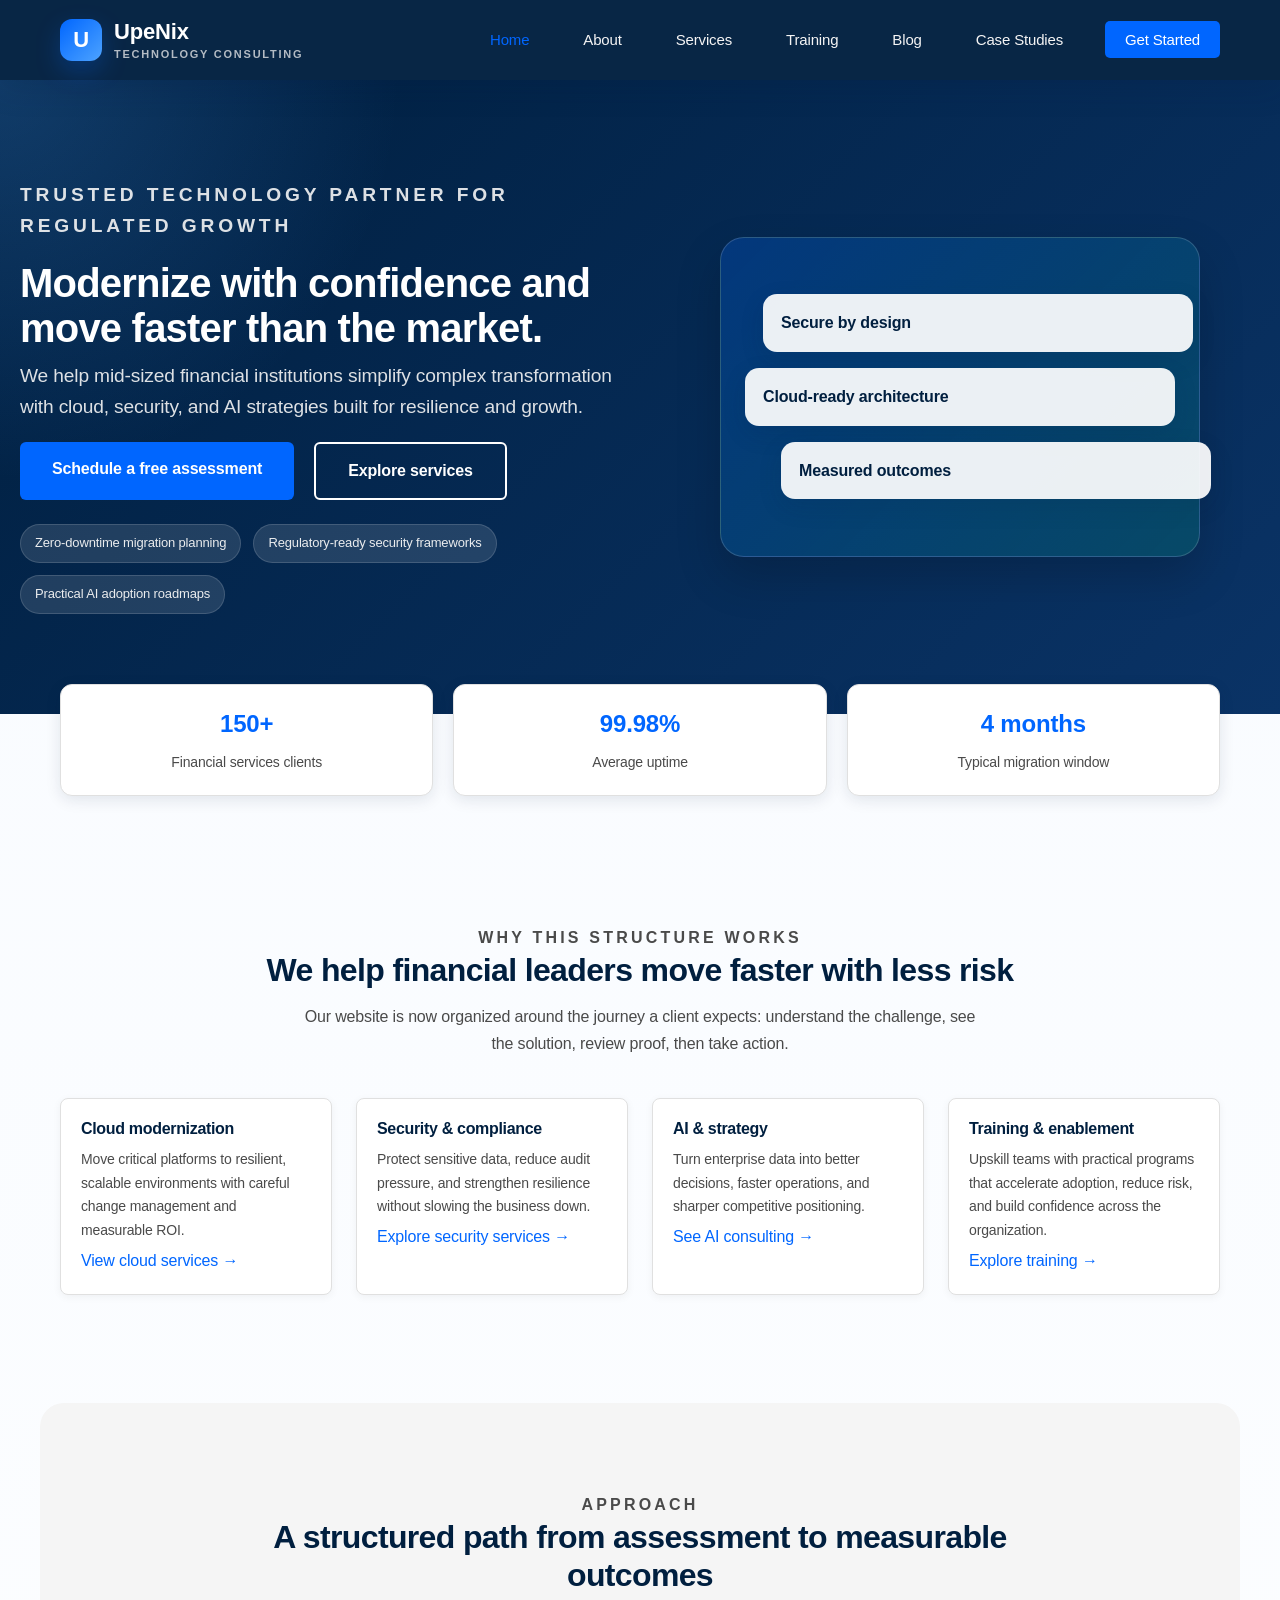
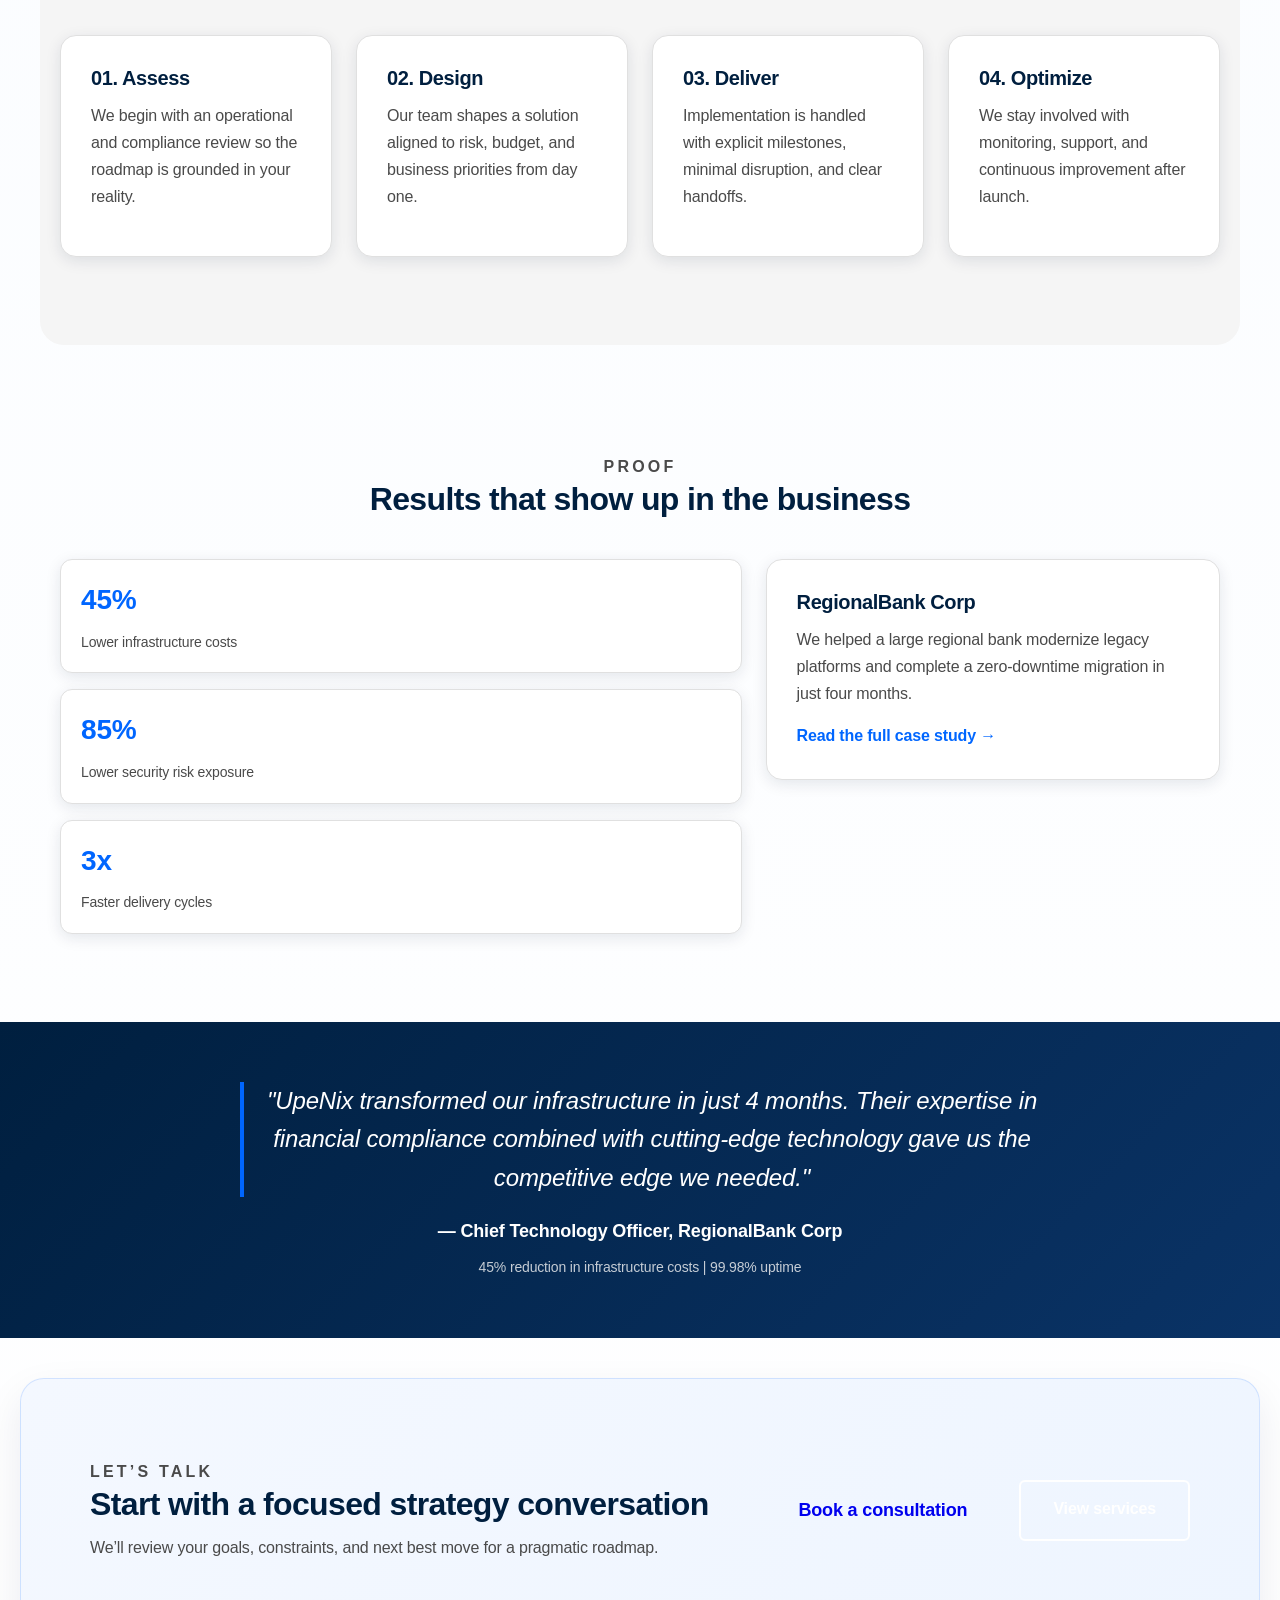
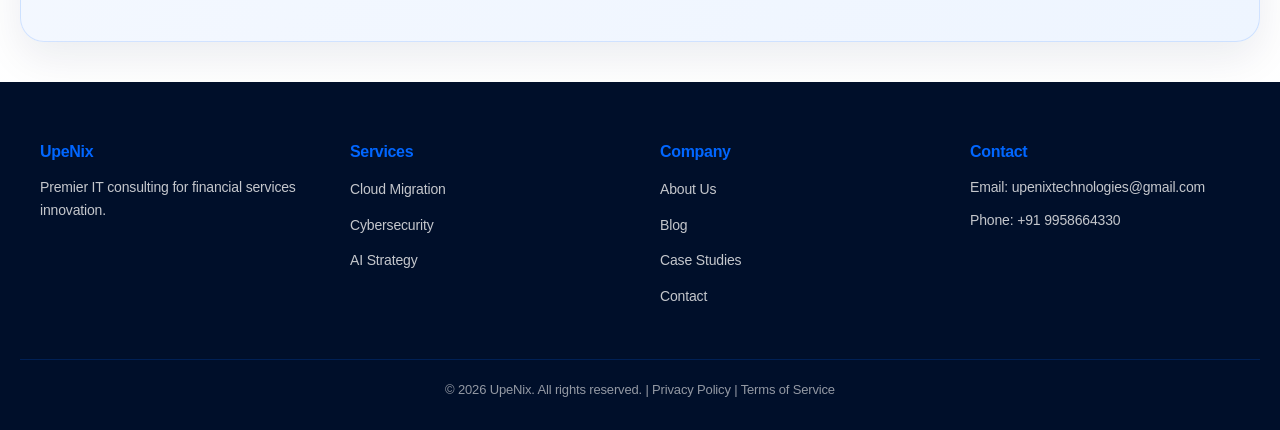
<file: index.html>
<!DOCTYPE html>
<html lang="en">
<head>
  <meta charset="UTF-8">
  <meta name="viewport" content="width=device-width, initial-scale=1.0">
  <title>UpeNix - IT Consulting for Financial Services</title>
  <link rel="stylesheet" href="style.css">
</head>
<body>
  <!-- Navigation -->
  <nav class="navbar">
    <div class="nav-container">
      <div class="logo">
        <a href="index.html" class="brand-link" aria-label="UpeNix home page">
          <span class="brand-mark">U</span>
          <span class="brand-text">
            <strong>UpeNix</strong>
            <small>Technology Consulting</small>
          </span>
        </a>
      </div>
      <ul class="nav-menu">
        <li><a href="index.html" class="nav-link active">Home</a></li>
        <li><a href="about.html" class="nav-link">About</a></li>
        <li><a href="services.html" class="nav-link">Services</a></li>
        <li><a href="training.html" class="nav-link">Training</a></li>
        <li><a href="blog.html" class="nav-link">Blog</a></li>
        <li><a href="case-studies.html" class="nav-link">Case Studies</a></li>
        <li><a href="contact.html" class="nav-link cta-nav">Get Started</a></li>
      </ul>
    </div>
  </nav>

  <!-- Hero Section -->
  <section class="hero">
    <div class="hero-content">
      <p class="eyebrow hero-eyebrow">Trusted technology partner for regulated growth</p>
      <h1>Modernize with confidence and move faster than the market.</h1>
      <p>We help mid-sized financial institutions simplify complex transformation with cloud, security, and AI strategies built for resilience and growth.</p>
      <div class="hero-buttons">
        <a href="contact.html" class="btn btn-primary">Schedule a free assessment</a>
        <a href="services.html" class="btn btn-secondary">Explore services</a>
      </div>
      <ul class="hero-highlights">
        <li>Zero-downtime migration planning</li>
        <li>Regulatory-ready security frameworks</li>
        <li>Practical AI adoption roadmaps</li>
      </ul>
    </div>
    <div class="hero-visual">
      <div class="tech-illustration">
        <div class="illustration-card card-top">
          <span>Secure by design</span>
        </div>
        <div class="illustration-card card-middle">
          <span>Cloud-ready architecture</span>
        </div>
        <div class="illustration-card card-bottom">
          <span>Measured outcomes</span>
        </div>
      </div>
    </div>
  </section>

  <!-- Trust Bar -->
  <section class="trust-bar" aria-label="Key company highlights">
    <div class="trust-bar-item">
      <strong>150+</strong>
      <span>Financial services clients</span>
    </div>
    <div class="trust-bar-item">
      <strong>99.98%</strong>
      <span>Average uptime</span>
    </div>
    <div class="trust-bar-item">
      <strong>4 months</strong>
      <span>Typical migration window</span>
    </div>
  </section>

  <!-- Value Proposition -->
  <section class="section-block">
    <div class="section-intro">
      <p class="eyebrow">Why this structure works</p>
      <h2>We help financial leaders move faster with less risk</h2>
      <p>Our website is now organized around the journey a client expects: understand the challenge, see the solution, review proof, then take action.</p>
    </div>
    <div class="service-overview-grid">
      <article class="info-card">
        <h3>Cloud modernization</h3>
        <p>Move critical platforms to resilient, scalable environments with careful change management and measurable ROI.</p>
        <a href="services.html#cloud" class="link-arrow">View cloud services →</a>
      </article>
      <article class="info-card">
        <h3>Security & compliance</h3>
        <p>Protect sensitive data, reduce audit pressure, and strengthen resilience without slowing the business down.</p>
        <a href="services.html#security" class="link-arrow">Explore security services →</a>
      </article>
      <article class="info-card">
        <h3>AI & strategy</h3>
        <p>Turn enterprise data into better decisions, faster operations, and sharper competitive positioning.</p>
        <a href="services.html#ai" class="link-arrow">See AI consulting →</a>
      </article>
      <article class="info-card">
        <h3>Training & enablement</h3>
        <p>Upskill teams with practical programs that accelerate adoption, reduce risk, and build confidence across the organization.</p>
        <a href="training.html" class="link-arrow">Explore training →</a>
      </article>
    </div>
  </section>

  <section class="section-block section-block-alt">
    <div class="section-intro">
      <p class="eyebrow">Approach</p>
      <h2>A structured path from assessment to measurable outcomes</h2>
    </div>
    <div class="process-grid">
      <article class="step-card">
        <h3>01. Assess</h3>
        <p>We begin with an operational and compliance review so the roadmap is grounded in your reality.</p>
      </article>
      <article class="step-card">
        <h3>02. Design</h3>
        <p>Our team shapes a solution aligned to risk, budget, and business priorities from day one.</p>
      </article>
      <article class="step-card">
        <h3>03. Deliver</h3>
        <p>Implementation is handled with explicit milestones, minimal disruption, and clear handoffs.</p>
      </article>
      <article class="step-card">
        <h3>04. Optimize</h3>
        <p>We stay involved with monitoring, support, and continuous improvement after launch.</p>
      </article>
    </div>
  </section>

  <section class="section-block">
    <div class="section-intro">
      <p class="eyebrow">Proof</p>
      <h2>Results that show up in the business</h2>
    </div>
    <div class="proof-layout">
      <div class="proof-stats">
        <div class="stat-pill">
          <strong>45%</strong>
          <span>Lower infrastructure costs</span>
        </div>
        <div class="stat-pill">
          <strong>85%</strong>
          <span>Lower security risk exposure</span>
        </div>
        <div class="stat-pill">
          <strong>3x</strong>
          <span>Faster delivery cycles</span>
        </div>
      </div>
      <article class="proof-card">
        <h3>RegionalBank Corp</h3>
        <p>We helped a large regional bank modernize legacy platforms and complete a zero-downtime migration in just four months.</p>
        <a href="case-studies.html" class="link-arrow">Read the full case study →</a>
      </article>
    </div>
  </section>

  <!-- Testimonial Section -->
  <section class="testimonial">
    <div class="testimonial-content">
      <blockquote>
        "UpeNix transformed our infrastructure in just 4 months. Their expertise in financial compliance combined with cutting-edge technology gave us the competitive edge we needed."
      </blockquote>
      <p class="testimonial-author">— Chief Technology Officer, RegionalBank Corp</p>
      <p class="testimonial-metrics">45% reduction in infrastructure costs | 99.98% uptime</p>
    </div>
  </section>

  <!-- CTA Section -->
  <section class="cta-modern">
    <div class="cta-modern-content">
      <div>
        <p class="eyebrow">Let’s talk</p>
        <h2>Start with a focused strategy conversation</h2>
        <p>We’ll review your goals, constraints, and next best move for a pragmatic roadmap.</p>
      </div>
      <div class="cta-modern-actions">
        <a href="contact.html" class="btn btn-primary-large">Book a consultation</a>
        <a href="services.html" class="btn btn-secondary">View services</a>
      </div>
    </div>
  </section>

  <!-- Footer -->
  <footer class="footer">
    <div class="footer-content">
      <div class="footer-section">
        <h4>UpeNix</h4>
        <p>Premier IT consulting for financial services innovation.</p>
      </div>
      <div class="footer-section">
        <h4>Services</h4>
        <ul>
          <li><a href="services.html">Cloud Migration</a></li>
          <li><a href="services.html">Cybersecurity</a></li>
          <li><a href="services.html">AI Strategy</a></li>
        </ul>
      </div>
      <div class="footer-section">
        <h4>Company</h4>
        <ul>
          <li><a href="about.html">About Us</a></li>
          <li><a href="blog.html">Blog</a></li>
          <li><a href="case-studies.html">Case Studies</a></li>
          <li><a href="contact.html">Contact</a></li>
        </ul>
      </div>
      <div class="footer-section">
        <h4>Contact</h4>
        <p>Email: upenixtechnologies@gmail.com</p>
        <p>Phone: +91 9958664330</p>
      </div>
    </div>
    <div class="footer-bottom">
      <p>&copy; 2026 UpeNix. All rights reserved. | Privacy Policy | Terms of Service</p>
    </div>
  </footer>

  <script src="script.js"></script>
</body>
</html>
</file>
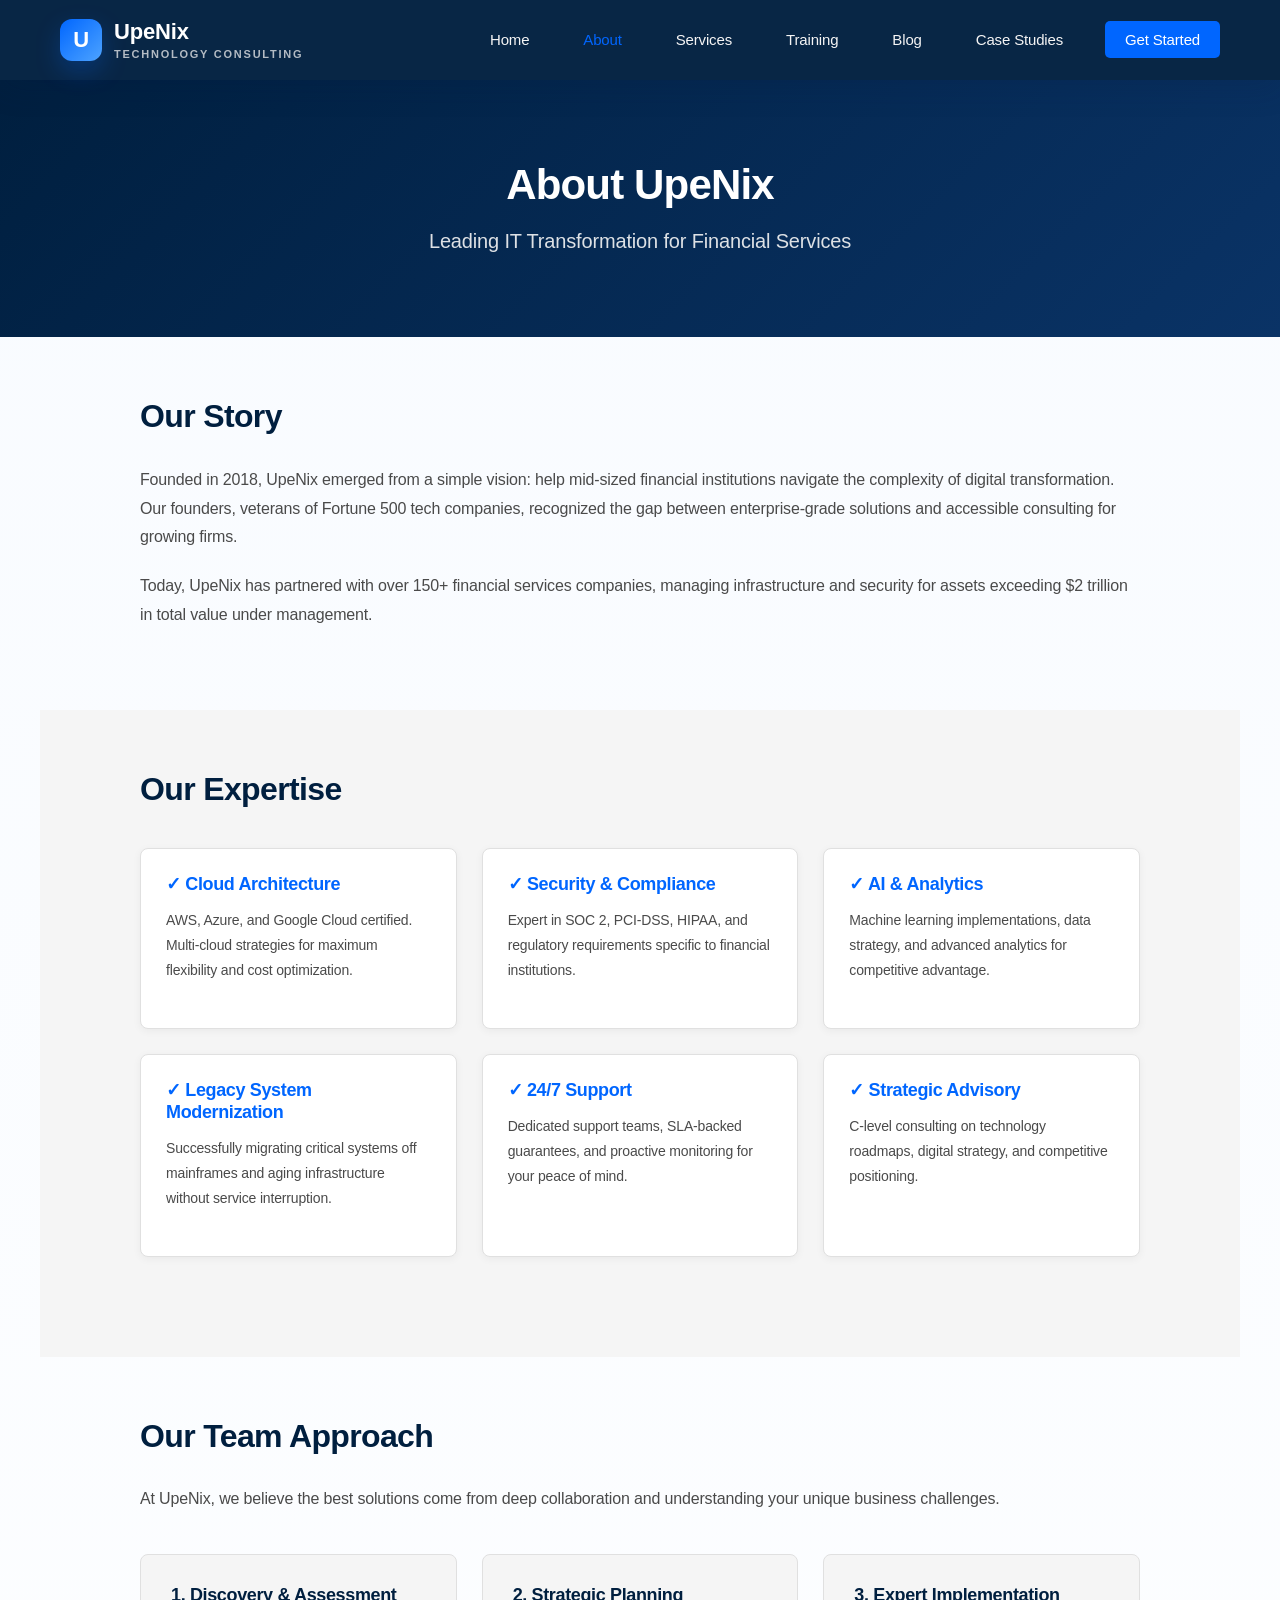
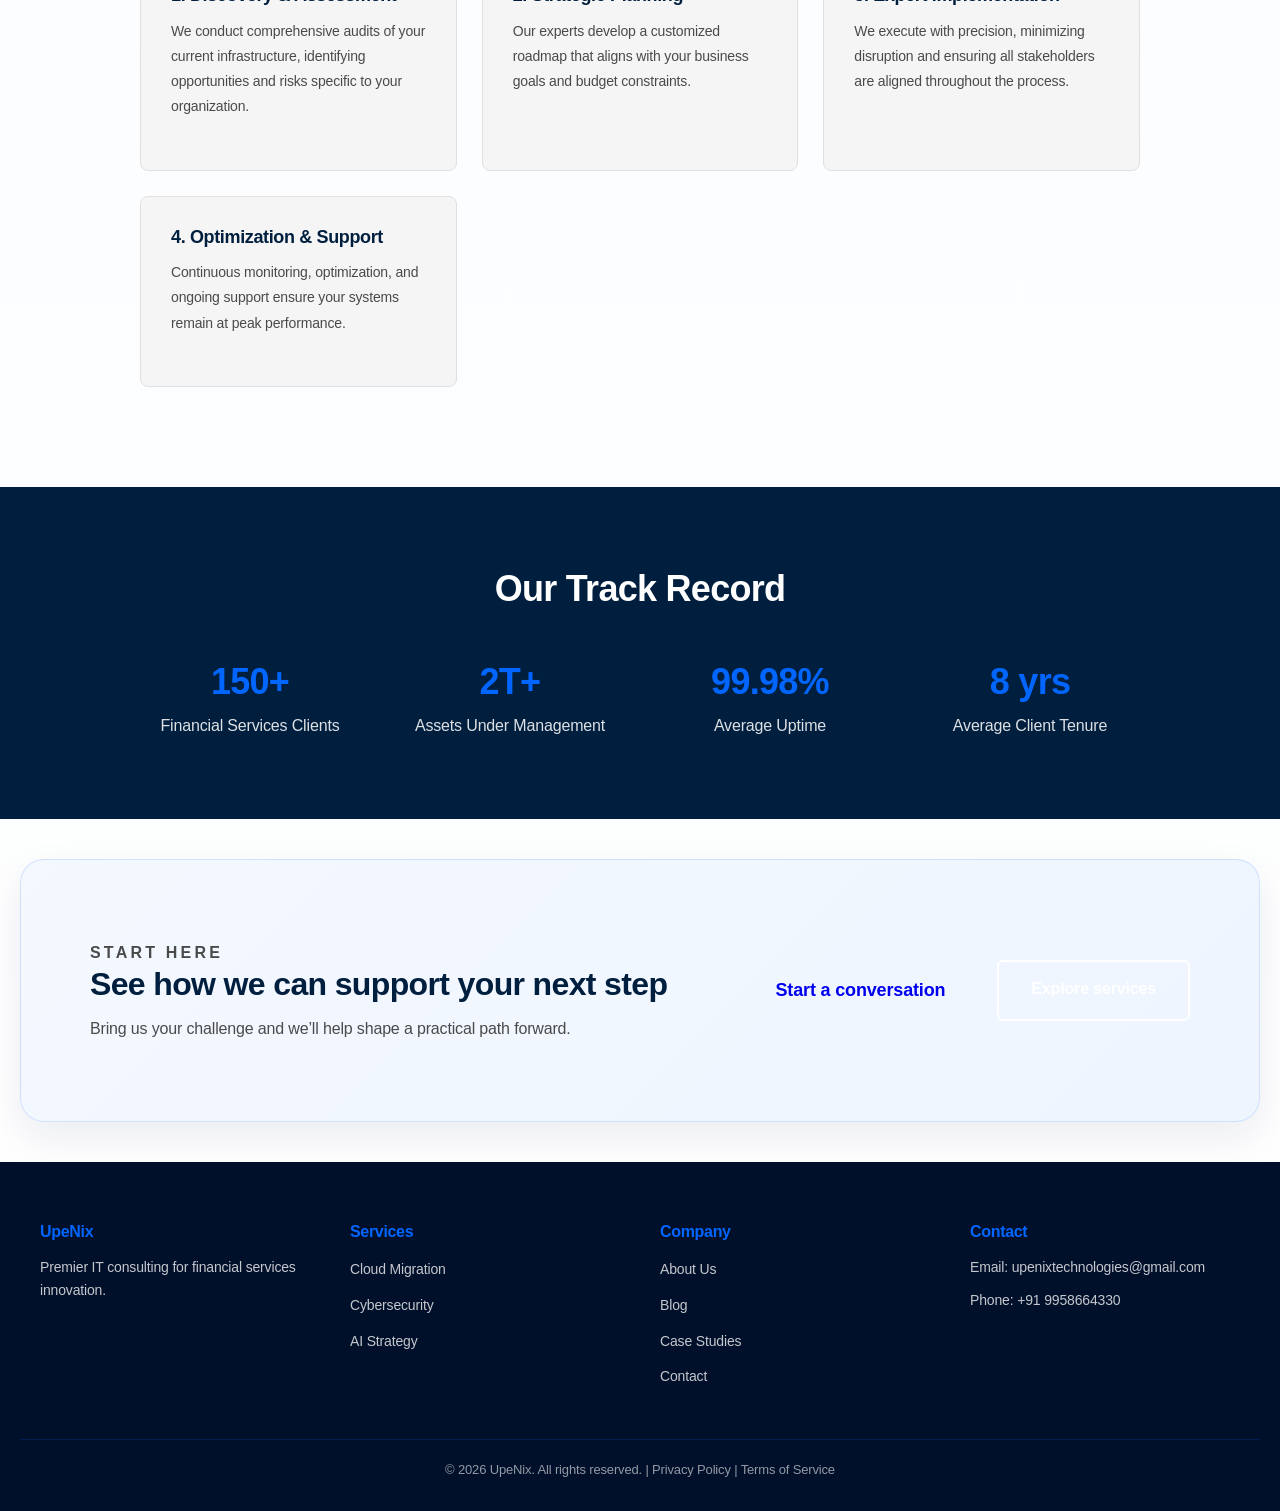
<file: about.html>
<!DOCTYPE html>
<html lang="en">
<head>
  <meta charset="UTF-8">
  <meta name="viewport" content="width=device-width, initial-scale=1.0">
  <title>About UpeNix - IT Consulting Experts</title>
  <link rel="stylesheet" href="style.css">
</head>
<body>
  <!-- Navigation -->
  <nav class="navbar">
    <div class="nav-container">
      <div class="logo">
        <a href="index.html" class="brand-link" aria-label="UpeNix home page">
          <span class="brand-mark">U</span>
          <span class="brand-text">
            <strong>UpeNix</strong>
            <small>Technology Consulting</small>
          </span>
        </a>
      </div>
      <ul class="nav-menu">
        <li><a href="index.html" class="nav-link">Home</a></li>
        <li><a href="about.html" class="nav-link active">About</a></li>
        <li><a href="services.html" class="nav-link">Services</a></li>
        <li><a href="training.html" class="nav-link">Training</a></li>
        <li><a href="blog.html" class="nav-link">Blog</a></li>
        <li><a href="case-studies.html" class="nav-link">Case Studies</a></li>
        <li><a href="contact.html" class="nav-link cta-nav">Get Started</a></li>
      </ul>
    </div>
  </nav>

  <!-- Page Header -->
  <section class="page-header">
    <h1>About UpeNix</h1>
    <p>Leading IT Transformation for Financial Services</p>
  </section>

  <!-- Our Story -->
  <section class="content-section">
    <div class="section-content">
      <h2>Our Story</h2>
      <p>Founded in 2018, UpeNix emerged from a simple vision: help mid-sized financial institutions navigate the complexity of digital transformation. Our founders, veterans of Fortune 500 tech companies, recognized the gap between enterprise-grade solutions and accessible consulting for growing firms.</p>
      <p>Today, UpeNix has partnered with over 150+ financial services companies, managing infrastructure and security for assets exceeding $2 trillion in total value under management.</p>
    </div>
  </section>

  <!-- Our Expertise -->
  <section class="content-section bg-light">
    <div class="section-content">
      <h2>Our Expertise</h2>
      <div class="expertise-grid">
        <div class="expertise-item">
          <h3>✓ Cloud Architecture</h3>
          <p>AWS, Azure, and Google Cloud certified. Multi-cloud strategies for maximum flexibility and cost optimization.</p>
        </div>
        <div class="expertise-item">
          <h3>✓ Security & Compliance</h3>
          <p>Expert in SOC 2, PCI-DSS, HIPAA, and regulatory requirements specific to financial institutions.</p>
        </div>
        <div class="expertise-item">
          <h3>✓ AI & Analytics</h3>
          <p>Machine learning implementations, data strategy, and advanced analytics for competitive advantage.</p>
        </div>
        <div class="expertise-item">
          <h3>✓ Legacy System Modernization</h3>
          <p>Successfully migrating critical systems off mainframes and aging infrastructure without service interruption.</p>
        </div>
        <div class="expertise-item">
          <h3>✓ 24/7 Support</h3>
          <p>Dedicated support teams, SLA-backed guarantees, and proactive monitoring for your peace of mind.</p>
        </div>
        <div class="expertise-item">
          <h3>✓ Strategic Advisory</h3>
          <p>C-level consulting on technology roadmaps, digital strategy, and competitive positioning.</p>
        </div>
      </div>
    </div>
  </section>

  <!-- Team Approach -->
  <section class="content-section">
    <div class="section-content">
      <h2>Our Team Approach</h2>
      <p>At UpeNix, we believe the best solutions come from deep collaboration and understanding your unique business challenges.</p>
      <div class="approach-grid">
        <div class="approach-card">
          <h3>1. Discovery & Assessment</h3>
          <p>We conduct comprehensive audits of your current infrastructure, identifying opportunities and risks specific to your organization.</p>
        </div>
        <div class="approach-card">
          <h3>2. Strategic Planning</h3>
          <p>Our experts develop a customized roadmap that aligns with your business goals and budget constraints.</p>
        </div>
        <div class="approach-card">
          <h3>3. Expert Implementation</h3>
          <p>We execute with precision, minimizing disruption and ensuring all stakeholders are aligned throughout the process.</p>
        </div>
        <div class="approach-card">
          <h3>4. Optimization & Support</h3>
          <p>Continuous monitoring, optimization, and ongoing support ensure your systems remain at peak performance.</p>
        </div>
      </div>
    </div>
  </section>

  <!-- Key Metrics -->
  <section class="metrics">
    <h2>Our Track Record</h2>
    <div class="metrics-grid">
      <div class="metric">
        <h3>150+</h3>
        <p>Financial Services Clients</p>
      </div>
      <div class="metric">
        <h3>2T+</h3>
        <p>Assets Under Management</p>
      </div>
      <div class="metric">
        <h3>99.98%</h3>
        <p>Average Uptime</p>
      </div>
      <div class="metric">
        <h3>8 yrs</h3>
        <p>Average Client Tenure</p>
      </div>
    </div>
  </section>

  <!-- CTA -->
  <section class="cta-modern">
    <div class="cta-modern-content">
      <div>
        <p class="eyebrow">Start here</p>
        <h2>See how we can support your next step</h2>
        <p>Bring us your challenge and we’ll help shape a practical path forward.</p>
      </div>
      <div class="cta-modern-actions">
        <a href="contact.html" class="btn btn-primary-large">Start a conversation</a>
        <a href="services.html" class="btn btn-secondary">Explore services</a>
      </div>
    </div>
  </section>

  <!-- Footer -->
  <footer class="footer">
    <div class="footer-content">
      <div class="footer-section">
        <h4>UpeNix</h4>
        <p>Premier IT consulting for financial services innovation.</p>
      </div>
      <div class="footer-section">
        <h4>Services</h4>
        <ul>
          <li><a href="services.html">Cloud Migration</a></li>
          <li><a href="services.html">Cybersecurity</a></li>
          <li><a href="services.html">AI Strategy</a></li>
        </ul>
      </div>
      <div class="footer-section">
        <h4>Company</h4>
        <ul>
          <li><a href="about.html">About Us</a></li>
          <li><a href="blog.html">Blog</a></li>
          <li><a href="case-studies.html">Case Studies</a></li>
          <li><a href="contact.html">Contact</a></li>
        </ul>
      </div>
      <div class="footer-section">
        <h4>Contact</h4>
        <p>Email: upenixtechnologies@gmail.com</p>
        <p>Phone: +91 9958664330</p>
      </div>
    </div>
    <div class="footer-bottom">
      <p>&copy; 2026 UpeNix. All rights reserved. | Privacy Policy | Terms of Service</p>
    </div>
  </footer>

  <script src="script.js"></script>
</body>
</html>
</file>
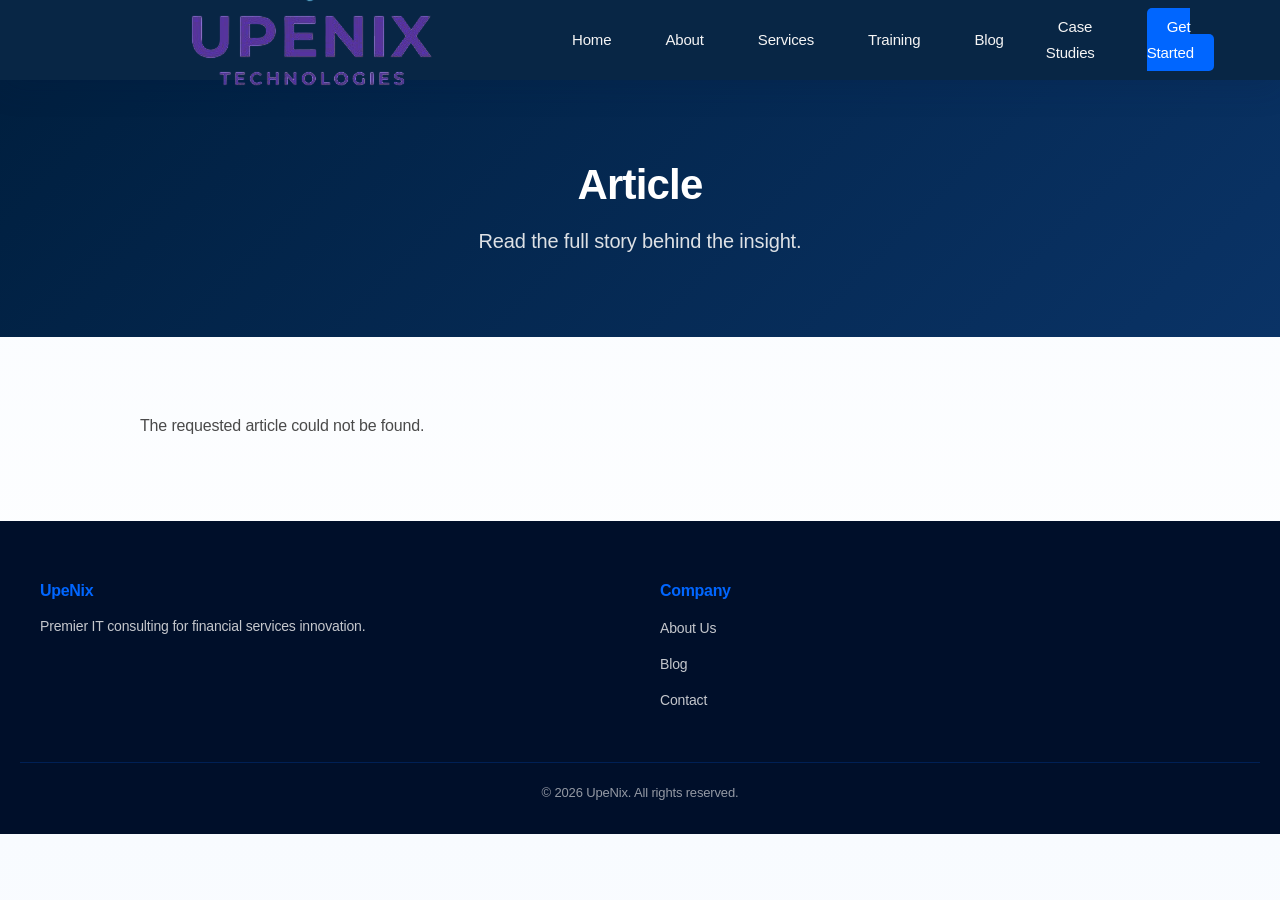
<file: blog-post.html>
<!DOCTYPE html>
<html lang="en">
<head>
  <meta charset="UTF-8">
  <meta name="viewport" content="width=device-width, initial-scale=1.0">
  <title>Blog Post - UpeNix</title>
  <link rel="stylesheet" href="style.css">
</head>
<body>
  <nav class="navbar">
    <div class="nav-container">
      <div class="logo">
        <img src="upenix_logo.png" alt="UpeNix" class="logo-img">
      </div>
      <ul class="nav-menu">
        <li><a href="index.html" class="nav-link">Home</a></li>
        <li><a href="about.html" class="nav-link">About</a></li>
        <li><a href="services.html" class="nav-link">Services</a></li>
        <li><a href="training.html" class="nav-link">Training</a></li>
        <li><a href="blog.html" class="nav-link active">Blog</a></li>
        <li><a href="case-studies.html" class="nav-link">Case Studies</a></li>
        <li><a href="contact.html" class="nav-link cta-nav">Get Started</a></li>
      </ul>
    </div>
  </nav>

  <section class="page-header">
    <h1>Article</h1>
    <p>Read the full story behind the insight.</p>
  </section>

  <section class="content-section">
    <div class="section-content" id="blogPostDetail"></div>
  </section>

  <footer class="footer">
    <div class="footer-content">
      <div class="footer-section">
        <h4>UpeNix</h4>
        <p>Premier IT consulting for financial services innovation.</p>
      </div>
      <div class="footer-section">
        <h4>Company</h4>
        <ul>
          <li><a href="about.html">About Us</a></li>
          <li><a href="blog.html">Blog</a></li>
          <li><a href="contact.html">Contact</a></li>
        </ul>
      </div>
    </div>
    <div class="footer-bottom">
      <p>&copy; 2026 UpeNix. All rights reserved.</p>
    </div>
  </footer>

  <script src="blog-posts.js"></script>
  <script src="script.js"></script>
</body>
</html>
</file>
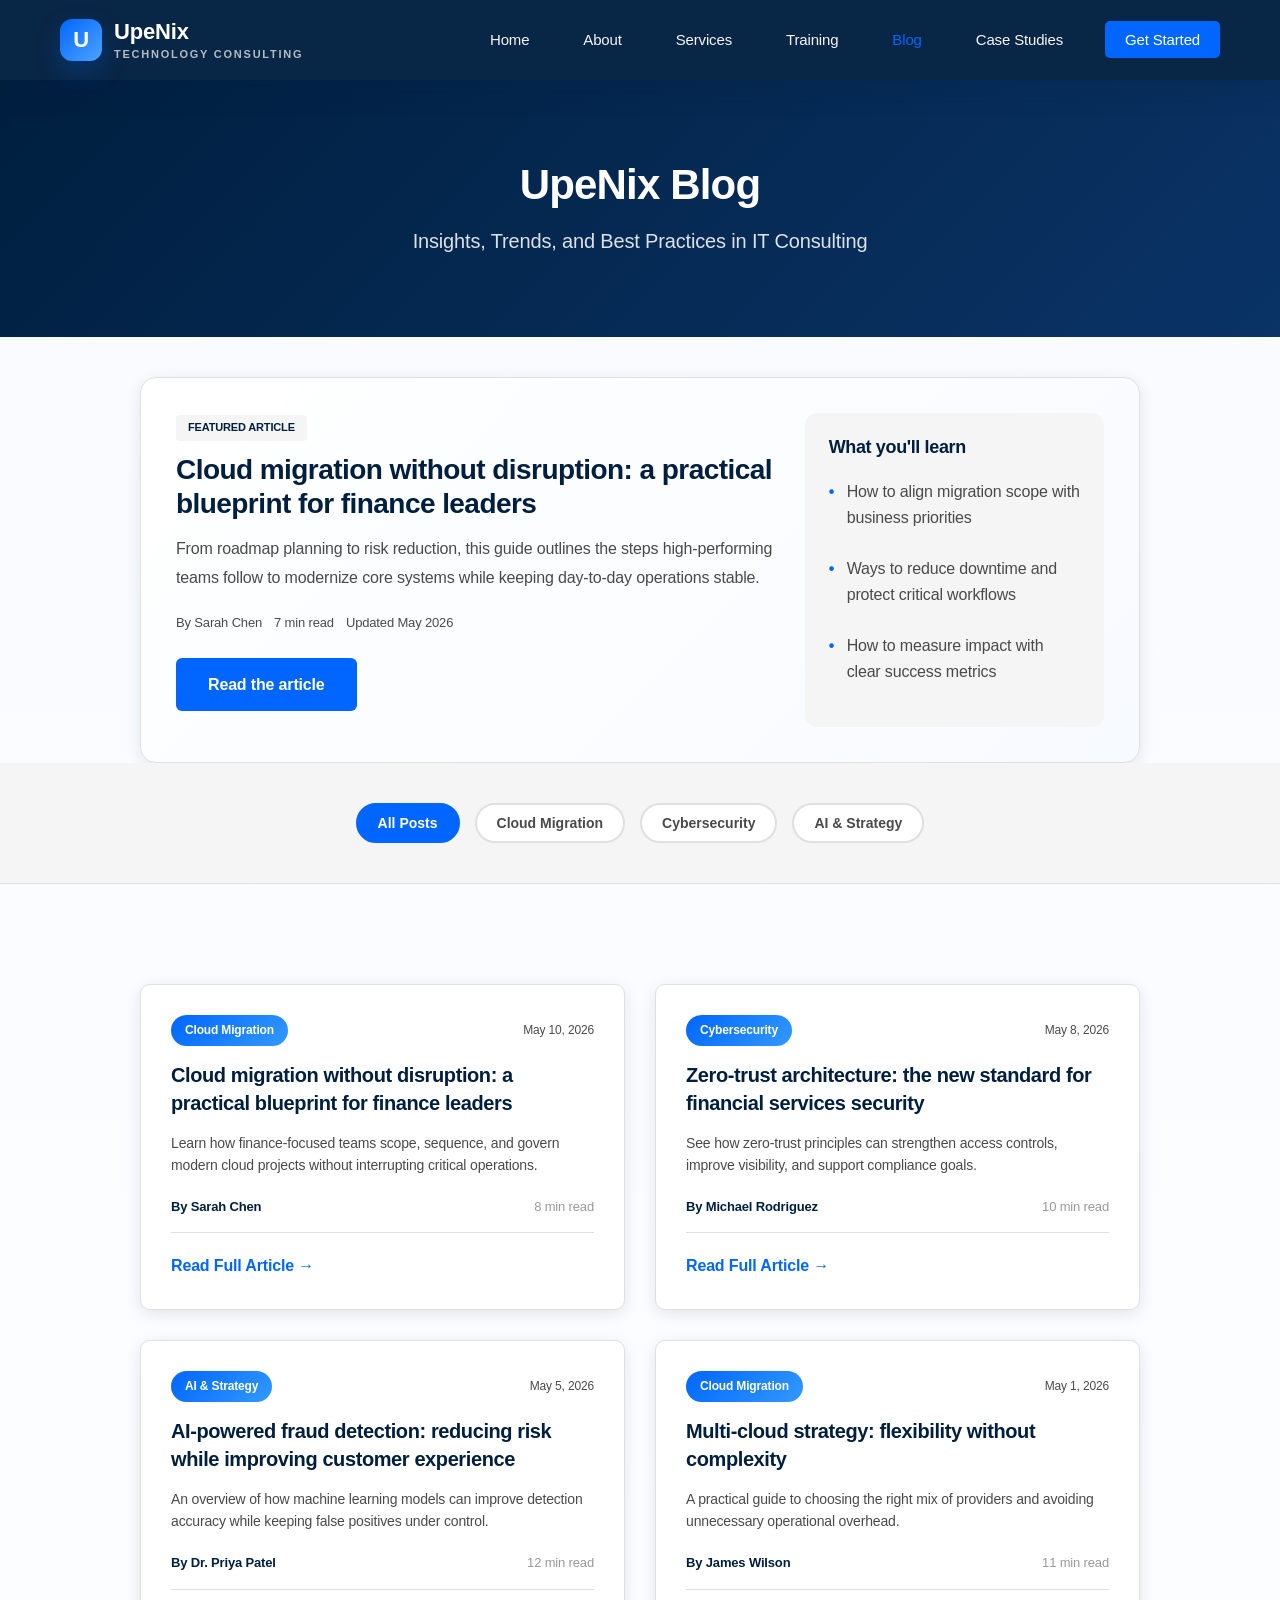
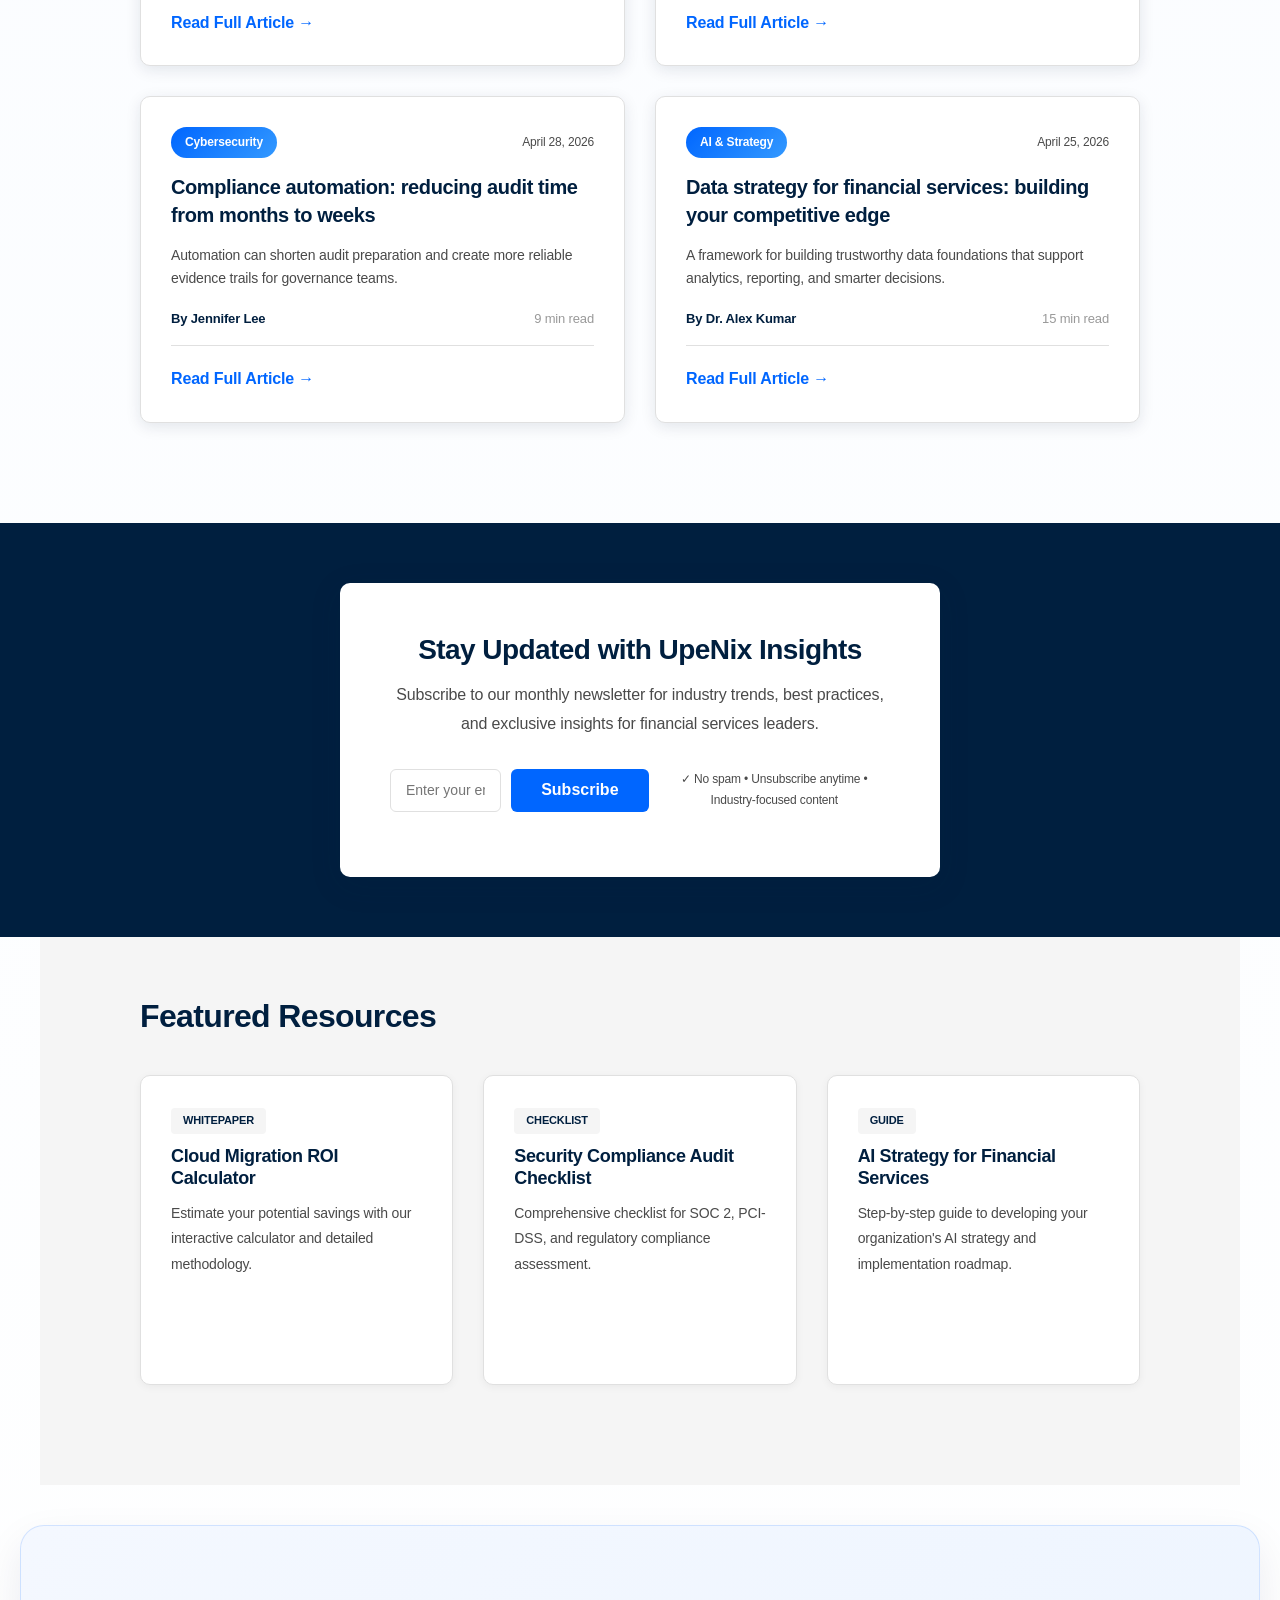
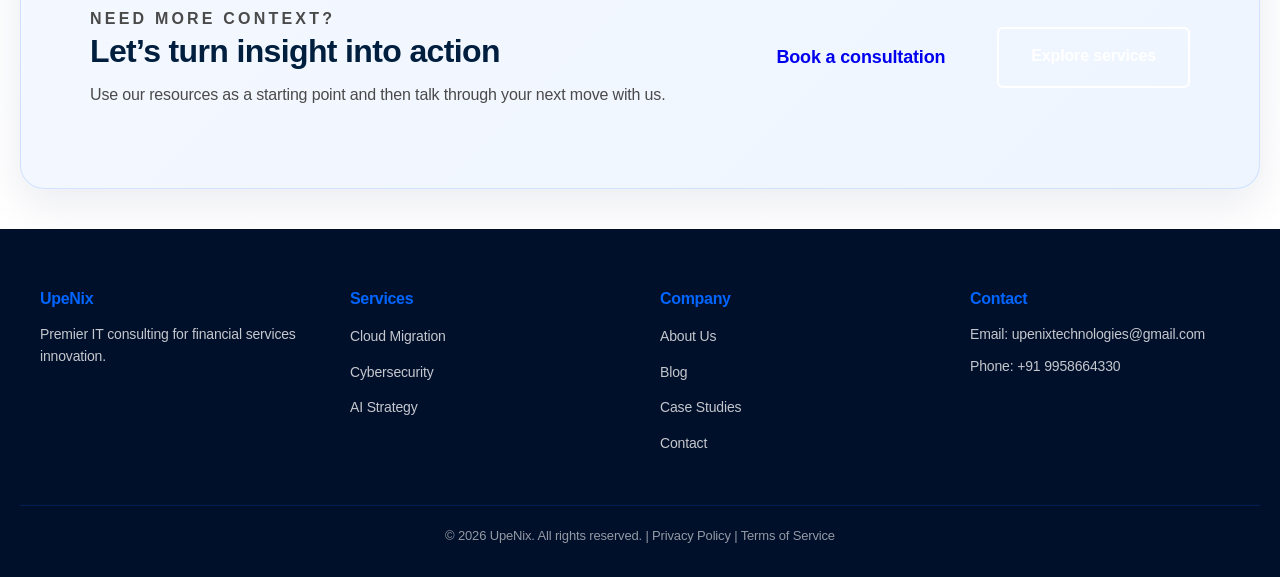
<file: blog.html>
<!DOCTYPE html>
<html lang="en">
<head>
  <meta charset="UTF-8">
  <meta name="viewport" content="width=device-width, initial-scale=1.0">
  <title>Blog - UpeNix IT Consulting Insights</title>
  <link rel="stylesheet" href="style.css">
</head>
<body>
  <!-- Navigation -->
  <nav class="navbar">
    <div class="nav-container">
      <div class="logo">
        <a href="index.html" class="brand-link" aria-label="UpeNix home page">
          <span class="brand-mark">U</span>
          <span class="brand-text">
            <strong>UpeNix</strong>
            <small>Technology Consulting</small>
          </span>
        </a>
      </div>
      <ul class="nav-menu">
        <li><a href="index.html" class="nav-link">Home</a></li>
        <li><a href="about.html" class="nav-link">About</a></li>
        <li><a href="services.html" class="nav-link">Services</a></li>
        <li><a href="training.html" class="nav-link">Training</a></li>
        <li><a href="blog.html" class="nav-link active">Blog</a></li>
        <li><a href="case-studies.html" class="nav-link">Case Studies</a></li>
        <li><a href="contact.html" class="nav-link cta-nav">Get Started</a></li>
      </ul>
    </div>
  </nav>

  <!-- Page Header -->
  <section class="page-header">
    <h1>UpeNix Blog</h1>
    <p>Insights, Trends, and Best Practices in IT Consulting</p>
  </section>

  <!-- Featured Article -->
  <section class="content-section featured-post-section">
    <div class="section-content featured-post-card">
      <div class="featured-post-content">
        <span class="resource-type">Featured Article</span>
        <h2>Cloud migration without disruption: a practical blueprint for finance leaders</h2>
        <p>From roadmap planning to risk reduction, this guide outlines the steps high-performing teams follow to modernize core systems while keeping day-to-day operations stable.</p>
        <div class="featured-post-meta">
          <span>By Sarah Chen</span>
          <span>7 min read</span>
          <span>Updated May 2026</span>
        </div>
        <a href="#" class="btn btn-primary">Read the article</a>
      </div>
      <div class="featured-post-aside">
        <h3>What you'll learn</h3>
        <ul>
          <li>How to align migration scope with business priorities</li>
          <li>Ways to reduce downtime and protect critical workflows</li>
          <li>How to measure impact with clear success metrics</li>
        </ul>
      </div>
    </div>
  </section>

  <!-- Blog Filters -->
  <section class="blog-filters-section">
    <div class="section-content">
      <div class="blog-filters">
        <button class="filter-btn active" data-filter="all">All Posts</button>
        <button class="filter-btn" data-filter="cloud">Cloud Migration</button>
        <button class="filter-btn" data-filter="security">Cybersecurity</button>
        <button class="filter-btn" data-filter="ai">AI & Strategy</button>
      </div>
    </div>
  </section>

  <!-- Blog Grid -->
  <section class="content-section">
    <div class="section-content">
      <div class="blog-grid" id="blogGrid"></div>
    </div>
  </section>

  <!-- Newsletter Signup -->
  <section class="newsletter-section">
    <div class="section-content">
      <div class="newsletter-card">
        <h2>Stay Updated with UpeNix Insights</h2>
        <p>Subscribe to our monthly newsletter for industry trends, best practices, and exclusive insights for financial services leaders.</p>
        <form class="newsletter-form" id="newsletterForm">
          <div class="form-group">
            <input type="email" placeholder="Enter your email" required>
            <button type="submit" class="btn btn-primary">Subscribe</button>
          </div>
          <p class="form-note">✓ No spam • Unsubscribe anytime • Industry-focused content</p>
        </form>
      </div>
    </div>
  </section>

  <!-- Featured Resources -->
  <section class="content-section bg-light">
    <div class="section-content">
      <h2>Featured Resources</h2>
      <div class="resources-grid">
        <div class="resource-card">
          <span class="resource-type">Whitepaper</span>
          <h3>Cloud Migration ROI Calculator</h3>
          <p>Estimate your potential savings with our interactive calculator and detailed methodology.</p>
          <a href="#" class="btn btn-secondary">Download</a>
        </div>
        <div class="resource-card">
          <span class="resource-type">Checklist</span>
          <h3>Security Compliance Audit Checklist</h3>
          <p>Comprehensive checklist for SOC 2, PCI-DSS, and regulatory compliance assessment.</p>
          <a href="#" class="btn btn-secondary">Download</a>
        </div>
        <div class="resource-card">
          <span class="resource-type">Guide</span>
          <h3>AI Strategy for Financial Services</h3>
          <p>Step-by-step guide to developing your organization's AI strategy and implementation roadmap.</p>
          <a href="#" class="btn btn-secondary">Download</a>
        </div>
      </div>
    </div>
  </section>

  <!-- CTA -->
  <section class="cta-modern">
    <div class="cta-modern-content">
      <div>
        <p class="eyebrow">Need more context?</p>
        <h2>Let’s turn insight into action</h2>
        <p>Use our resources as a starting point and then talk through your next move with us.</p>
      </div>
      <div class="cta-modern-actions">
        <a href="contact.html" class="btn btn-primary-large">Book a consultation</a>
        <a href="services.html" class="btn btn-secondary">Explore services</a>
      </div>
    </div>
  </section>

  <!-- Footer -->
  <footer class="footer">
    <div class="footer-content">
      <div class="footer-section">
        <h4>UpeNix</h4>
        <p>Premier IT consulting for financial services innovation.</p>
      </div>
      <div class="footer-section">
        <h4>Services</h4>
        <ul>
          <li><a href="services.html">Cloud Migration</a></li>
          <li><a href="services.html">Cybersecurity</a></li>
          <li><a href="services.html">AI Strategy</a></li>
        </ul>
      </div>
      <div class="footer-section">
        <h4>Company</h4>
        <ul>
          <li><a href="about.html">About Us</a></li>
          <li><a href="blog.html">Blog</a></li>
          <li><a href="case-studies.html">Case Studies</a></li>
          <li><a href="contact.html">Contact</a></li>
        </ul>
      </div>
      <div class="footer-section">
        <h4>Contact</h4>
        <p>Email: upenixtechnologies@gmail.com</p>
        <p>Phone: +91 9958664330</p>
      </div>
    </div>
    <div class="footer-bottom">
      <p>&copy; 2026 UpeNix. All rights reserved. | Privacy Policy | Terms of Service</p>
    </div>
  </footer>

  <script src="blog-posts.js"></script>
  <script src="script.js"></script>
</body>
</html>
</file>
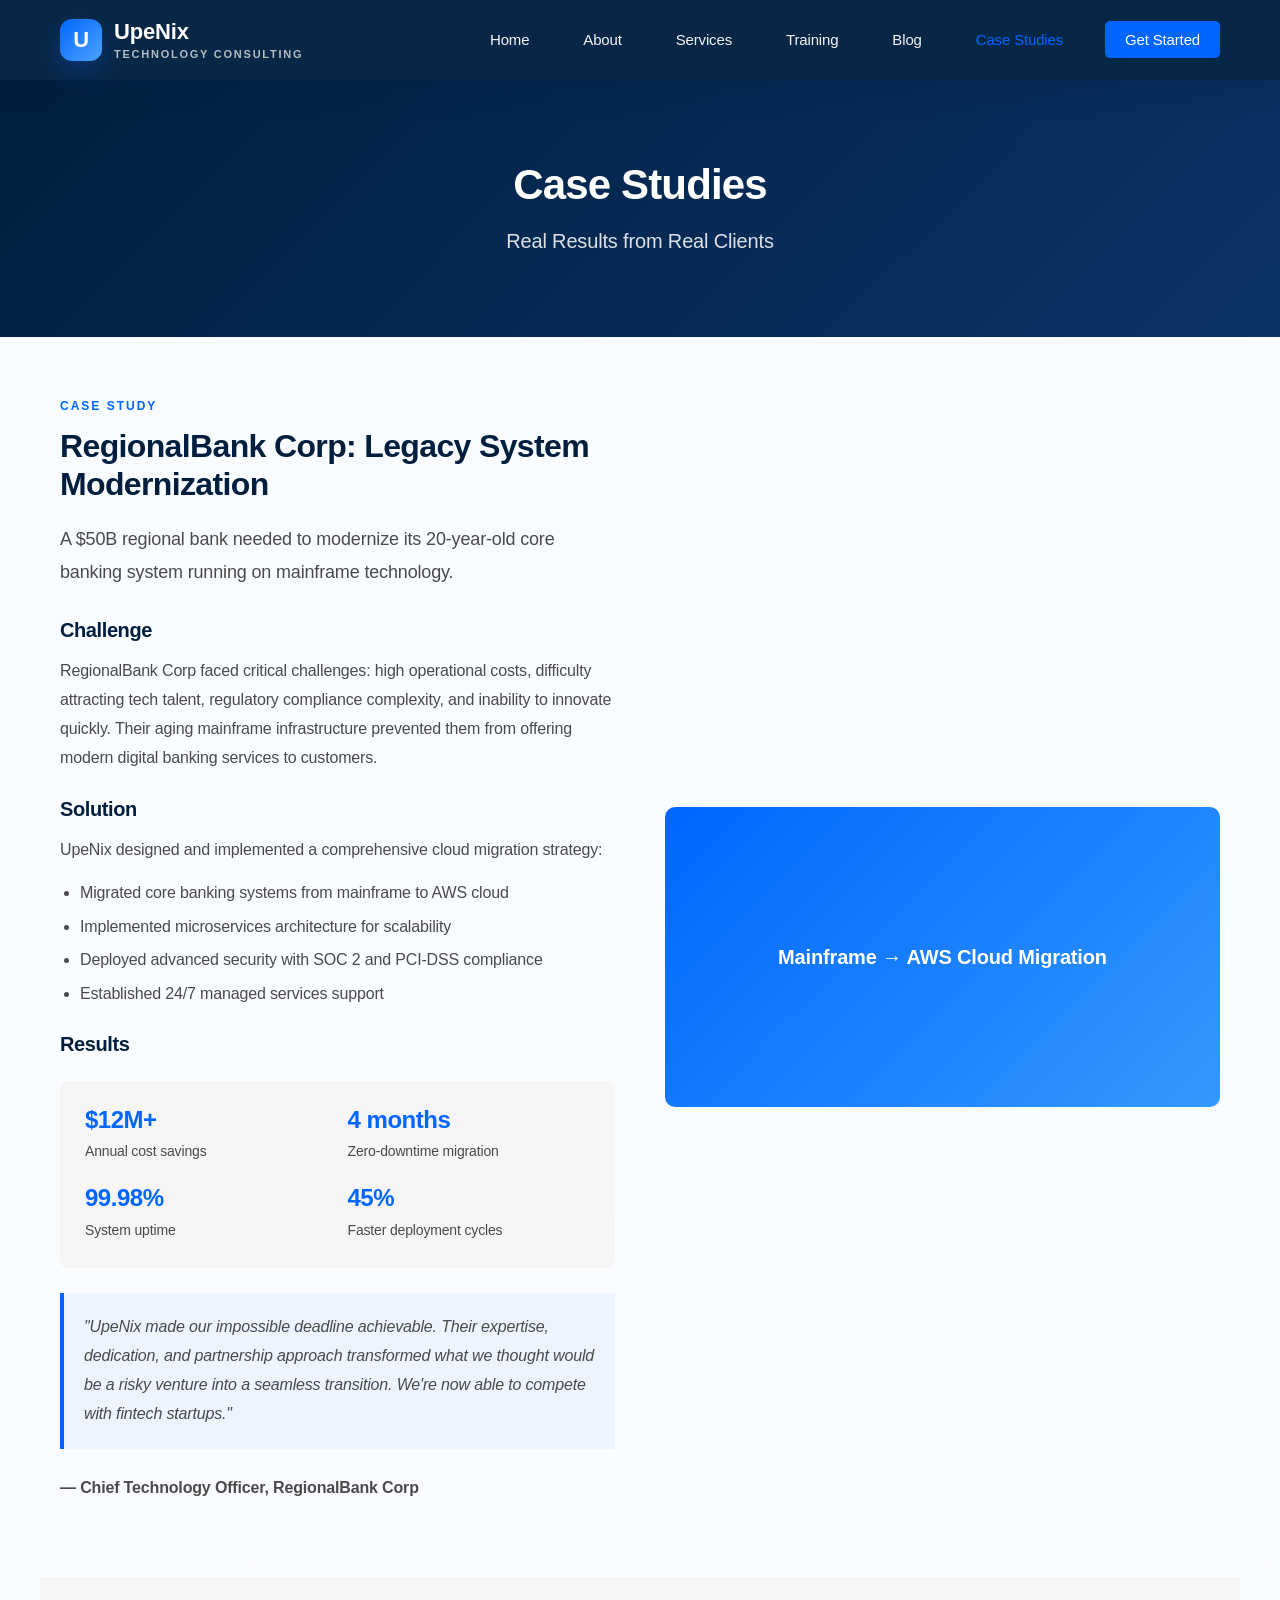
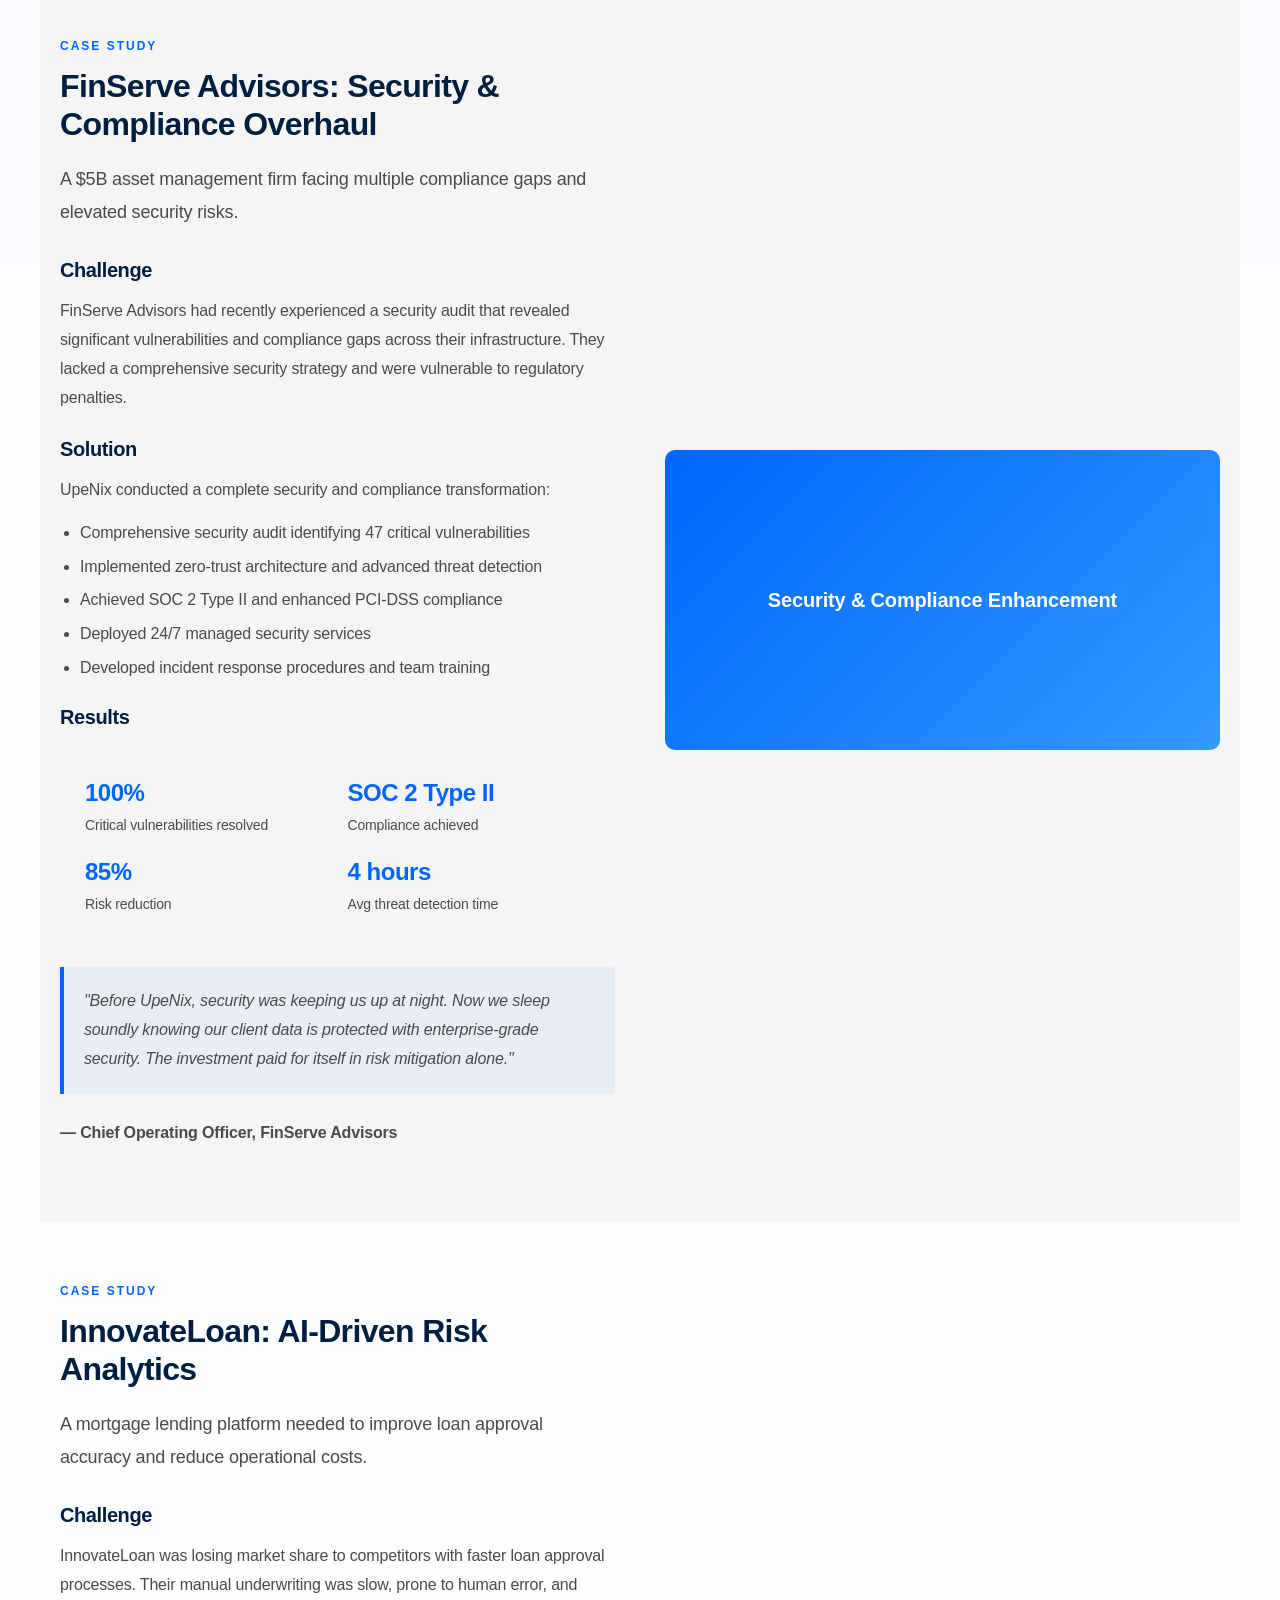
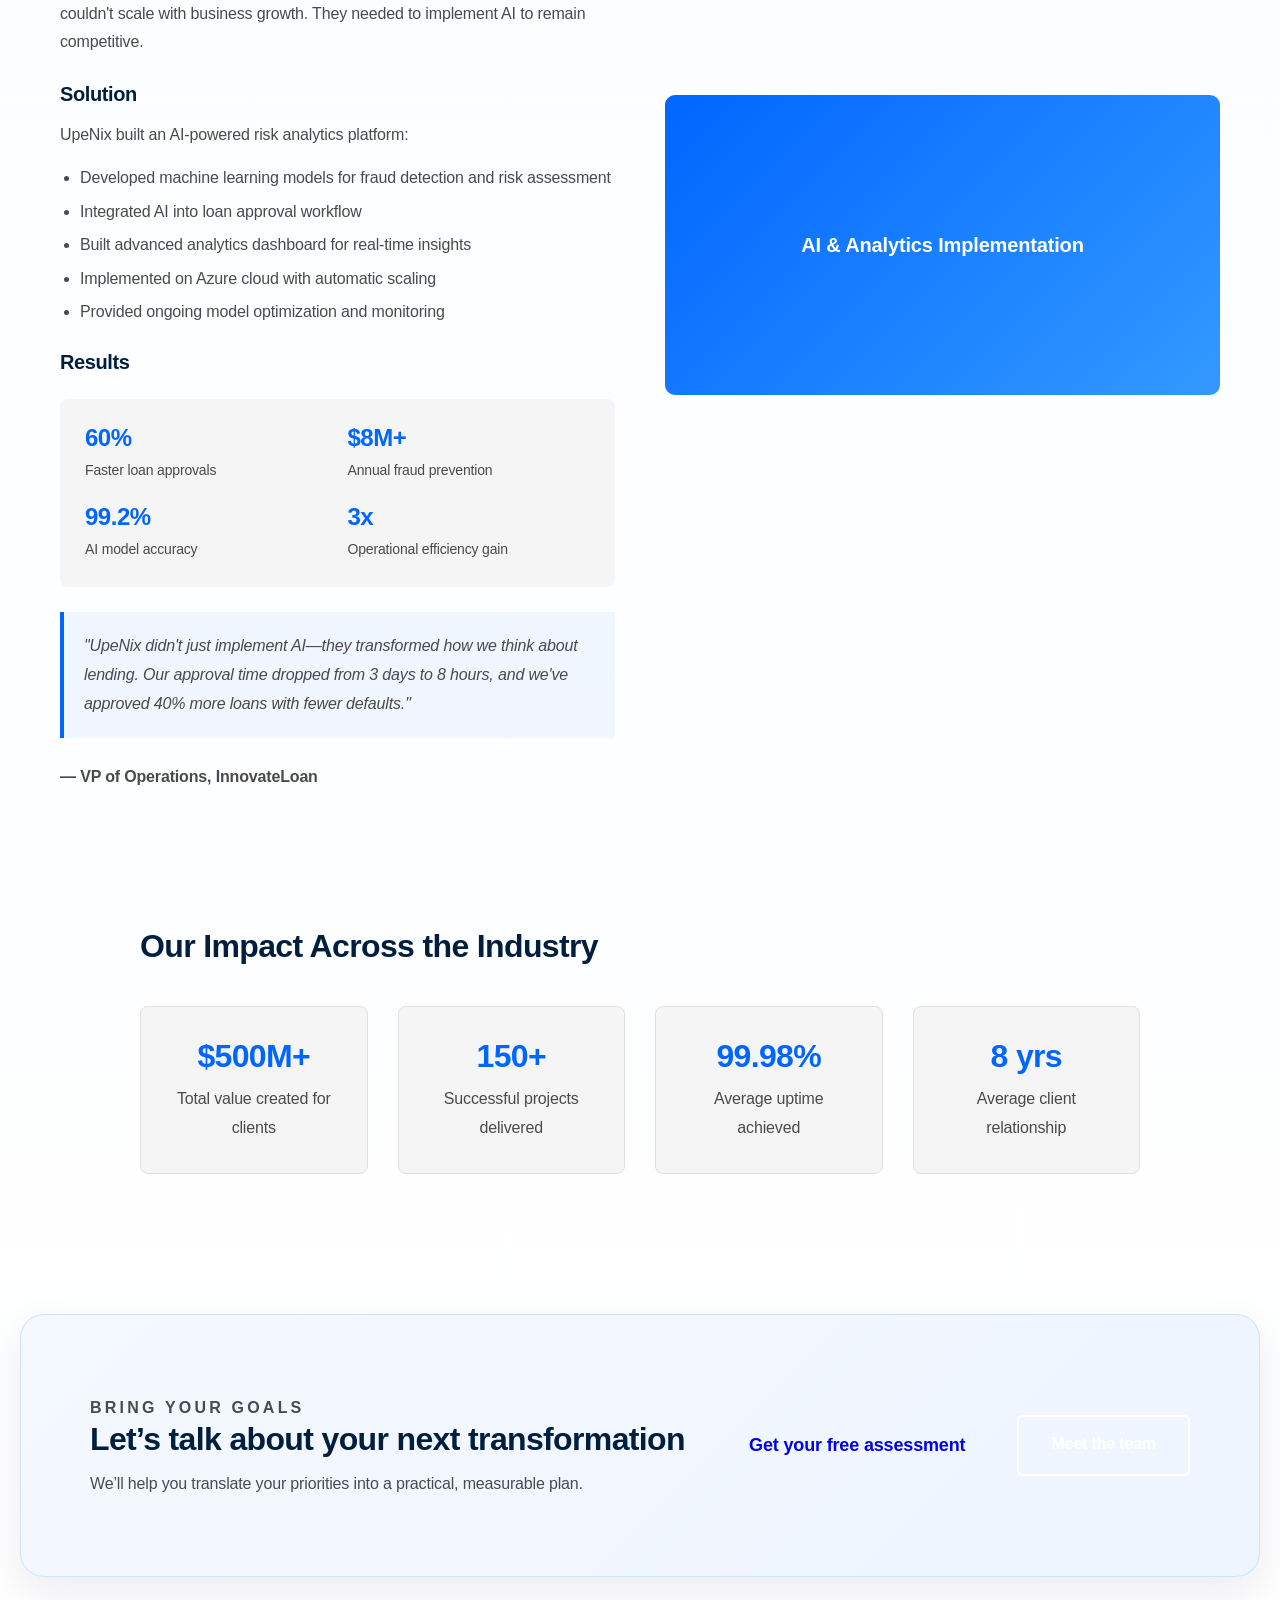
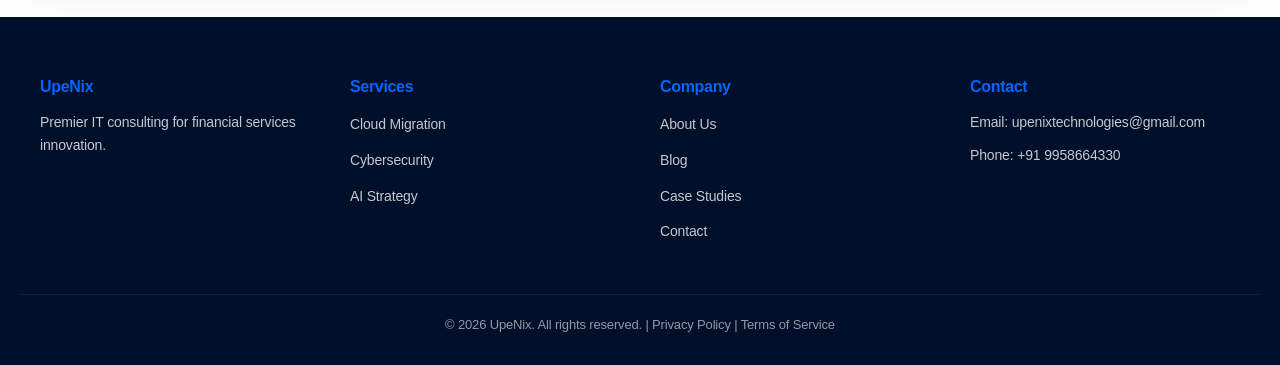
<file: case-studies.html>
<!DOCTYPE html>
<html lang="en">
<head>
  <meta charset="UTF-8">
  <meta name="viewport" content="width=device-width, initial-scale=1.0">
  <title>Case Studies - UpeNix IT Consulting</title>
  <link rel="stylesheet" href="style.css">
</head>
<body>
  <!-- Navigation -->
  <nav class="navbar">
    <div class="nav-container">
      <div class="logo">
        <a href="index.html" class="brand-link" aria-label="UpeNix home page">
          <span class="brand-mark">U</span>
          <span class="brand-text">
            <strong>UpeNix</strong>
            <small>Technology Consulting</small>
          </span>
        </a>
      </div>
      <ul class="nav-menu">
        <li><a href="index.html" class="nav-link">Home</a></li>
        <li><a href="about.html" class="nav-link">About</a></li>
        <li><a href="services.html" class="nav-link">Services</a></li>
        <li><a href="training.html" class="nav-link">Training</a></li>
        <li><a href="blog.html" class="nav-link">Blog</a></li>
        <li><a href="case-studies.html" class="nav-link active">Case Studies</a></li>
        <li><a href="contact.html" class="nav-link cta-nav">Get Started</a></li>
      </ul>
    </div>
  </nav>

  <!-- Page Header -->
  <section class="page-header">
    <h1>Case Studies</h1>
    <p>Real Results from Real Clients</p>
  </section>

  <!-- Case Study 1 -->
  <section class="case-study">
    <div class="case-study-content">
      <div class="case-study-text">
        <div class="case-label">CASE STUDY</div>
        <h2>RegionalBank Corp: Legacy System Modernization</h2>
        <p class="intro">A $50B regional bank needed to modernize its 20-year-old core banking system running on mainframe technology.</p>
        
        <h3>Challenge</h3>
        <p>RegionalBank Corp faced critical challenges: high operational costs, difficulty attracting tech talent, regulatory compliance complexity, and inability to innovate quickly. Their aging mainframe infrastructure prevented them from offering modern digital banking services to customers.</p>
        
        <h3>Solution</h3>
        <p>UpeNix designed and implemented a comprehensive cloud migration strategy:</p>
        <ul>
          <li>Migrated core banking systems from mainframe to AWS cloud</li>
          <li>Implemented microservices architecture for scalability</li>
          <li>Deployed advanced security with SOC 2 and PCI-DSS compliance</li>
          <li>Established 24/7 managed services support</li>
        </ul>
        
        <h3>Results</h3>
        <div class="results-grid">
          <div class="result">
            <h4>$12M+</h4>
            <p>Annual cost savings</p>
          </div>
          <div class="result">
            <h4>4 months</h4>
            <p>Zero-downtime migration</p>
          </div>
          <div class="result">
            <h4>99.98%</h4>
            <p>System uptime</p>
          </div>
          <div class="result">
            <h4>45%</h4>
            <p>Faster deployment cycles</p>
          </div>
        </div>

        <p class="quote">"UpeNix made our impossible deadline achievable. Their expertise, dedication, and partnership approach transformed what we thought would be a risky venture into a seamless transition. We're now able to compete with fintech startups."</p>
        <p class="quote-author">— Chief Technology Officer, RegionalBank Corp</p>
      </div>
      <div class="case-study-visual">
        <div class="visual-box">Mainframe → AWS Cloud Migration</div>
      </div>
    </div>
  </section>

  <!-- Case Study 2 -->
  <section class="case-study bg-light">
    <div class="case-study-content">
      <div class="case-study-text">
        <div class="case-label">CASE STUDY</div>
        <h2>FinServe Advisors: Security & Compliance Overhaul</h2>
        <p class="intro">A $5B asset management firm facing multiple compliance gaps and elevated security risks.</p>
        
        <h3>Challenge</h3>
        <p>FinServe Advisors had recently experienced a security audit that revealed significant vulnerabilities and compliance gaps across their infrastructure. They lacked a comprehensive security strategy and were vulnerable to regulatory penalties.</p>
        
        <h3>Solution</h3>
        <p>UpeNix conducted a complete security and compliance transformation:</p>
        <ul>
          <li>Comprehensive security audit identifying 47 critical vulnerabilities</li>
          <li>Implemented zero-trust architecture and advanced threat detection</li>
          <li>Achieved SOC 2 Type II and enhanced PCI-DSS compliance</li>
          <li>Deployed 24/7 managed security services</li>
          <li>Developed incident response procedures and team training</li>
        </ul>
        
        <h3>Results</h3>
        <div class="results-grid">
          <div class="result">
            <h4>100%</h4>
            <p>Critical vulnerabilities resolved</p>
          </div>
          <div class="result">
            <h4>SOC 2 Type II</h4>
            <p>Compliance achieved</p>
          </div>
          <div class="result">
            <h4>85%</h4>
            <p>Risk reduction</p>
          </div>
          <div class="result">
            <h4>4 hours</h4>
            <p>Avg threat detection time</p>
          </div>
        </div>

        <p class="quote">"Before UpeNix, security was keeping us up at night. Now we sleep soundly knowing our client data is protected with enterprise-grade security. The investment paid for itself in risk mitigation alone."</p>
        <p class="quote-author">— Chief Operating Officer, FinServe Advisors</p>
      </div>
      <div class="case-study-visual">
        <div class="visual-box">Security & Compliance Enhancement</div>
      </div>
    </div>
  </section>

  <!-- Case Study 3 -->
  <section class="case-study">
    <div class="case-study-content">
      <div class="case-study-text">
        <div class="case-label">CASE STUDY</div>
        <h2>InnovateLoan: AI-Driven Risk Analytics</h2>
        <p class="intro">A mortgage lending platform needed to improve loan approval accuracy and reduce operational costs.</p>
        
        <h3>Challenge</h3>
        <p>InnovateLoan was losing market share to competitors with faster loan approval processes. Their manual underwriting was slow, prone to human error, and couldn't scale with business growth. They needed to implement AI to remain competitive.</p>
        
        <h3>Solution</h3>
        <p>UpeNix built an AI-powered risk analytics platform:</p>
        <ul>
          <li>Developed machine learning models for fraud detection and risk assessment</li>
          <li>Integrated AI into loan approval workflow</li>
          <li>Built advanced analytics dashboard for real-time insights</li>
          <li>Implemented on Azure cloud with automatic scaling</li>
          <li>Provided ongoing model optimization and monitoring</li>
        </ul>
        
        <h3>Results</h3>
        <div class="results-grid">
          <div class="result">
            <h4>60%</h4>
            <p>Faster loan approvals</p>
          </div>
          <div class="result">
            <h4>$8M+</h4>
            <p>Annual fraud prevention</p>
          </div>
          <div class="result">
            <h4>99.2%</h4>
            <p>AI model accuracy</p>
          </div>
          <div class="result">
            <h4>3x</h4>
            <p>Operational efficiency gain</p>
          </div>
        </div>

        <p class="quote">"UpeNix didn't just implement AI—they transformed how we think about lending. Our approval time dropped from 3 days to 8 hours, and we've approved 40% more loans with fewer defaults."</p>
        <p class="quote-author">— VP of Operations, InnovateLoan</p>
      </div>
      <div class="case-study-visual">
        <div class="visual-box">AI & Analytics Implementation</div>
      </div>
    </div>
  </section>

  <!-- Results Summary -->
  <section class="content-section">
    <div class="section-content">
      <h2>Our Impact Across the Industry</h2>
      <div class="impact-grid">
        <div class="impact-stat">
          <h3>$500M+</h3>
          <p>Total value created for clients</p>
        </div>
        <div class="impact-stat">
          <h3>150+</h3>
          <p>Successful projects delivered</p>
        </div>
        <div class="impact-stat">
          <h3>99.98%</h3>
          <p>Average uptime achieved</p>
        </div>
        <div class="impact-stat">
          <h3>8 yrs</h3>
          <p>Average client relationship</p>
        </div>
      </div>
    </div>
  </section>

  <!-- CTA -->
  <section class="cta-modern">
    <div class="cta-modern-content">
      <div>
        <p class="eyebrow">Bring your goals</p>
        <h2>Let’s talk about your next transformation</h2>
        <p>We’ll help you translate your priorities into a practical, measurable plan.</p>
      </div>
      <div class="cta-modern-actions">
        <a href="contact.html" class="btn btn-primary-large">Get your free assessment</a>
        <a href="about.html" class="btn btn-secondary">Meet the team</a>
      </div>
    </div>
  </section>

  <!-- Footer -->
  <footer class="footer">
    <div class="footer-content">
      <div class="footer-section">
        <h4>UpeNix</h4>
        <p>Premier IT consulting for financial services innovation.</p>
      </div>
      <div class="footer-section">
        <h4>Services</h4>
        <ul>
          <li><a href="services.html">Cloud Migration</a></li>
          <li><a href="services.html">Cybersecurity</a></li>
          <li><a href="services.html">AI Strategy</a></li>
        </ul>
      </div>
      <div class="footer-section">
        <h4>Company</h4>
        <ul>
          <li><a href="about.html">About Us</a></li>
          <li><a href="blog.html">Blog</a></li>
          <li><a href="case-studies.html">Case Studies</a></li>
          <li><a href="contact.html">Contact</a></li>
        </ul>
      </div>
      <div class="footer-section">
        <h4>Contact</h4>
        <p>Email: upenixtechnologies@gmail.com</p>
        <p>Phone: +91 9958664330</p>
      </div>
    </div>
    <div class="footer-bottom">
      <p>&copy; 2026 UpeNix. All rights reserved. | Privacy Policy | Terms of Service</p>
    </div>
  </footer>

  <script src="script.js"></script>
</body>
</html>
</file>
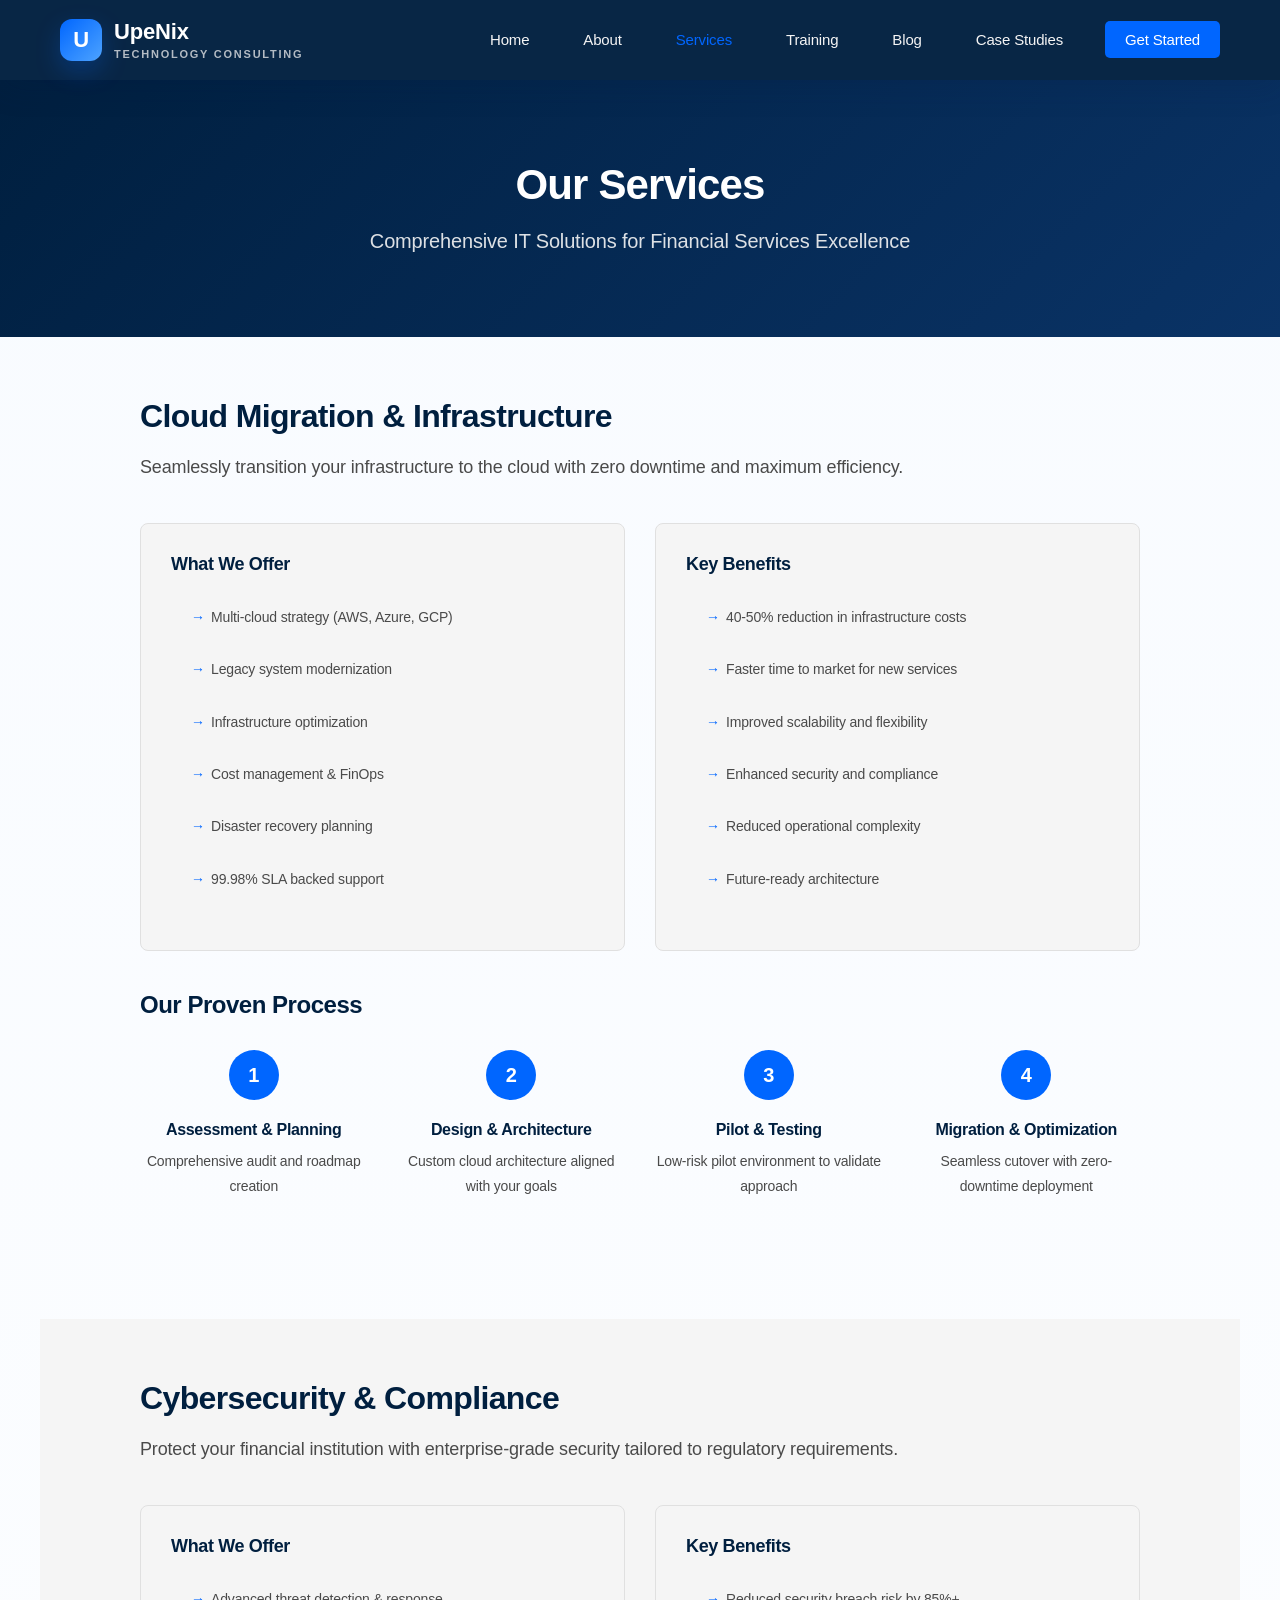
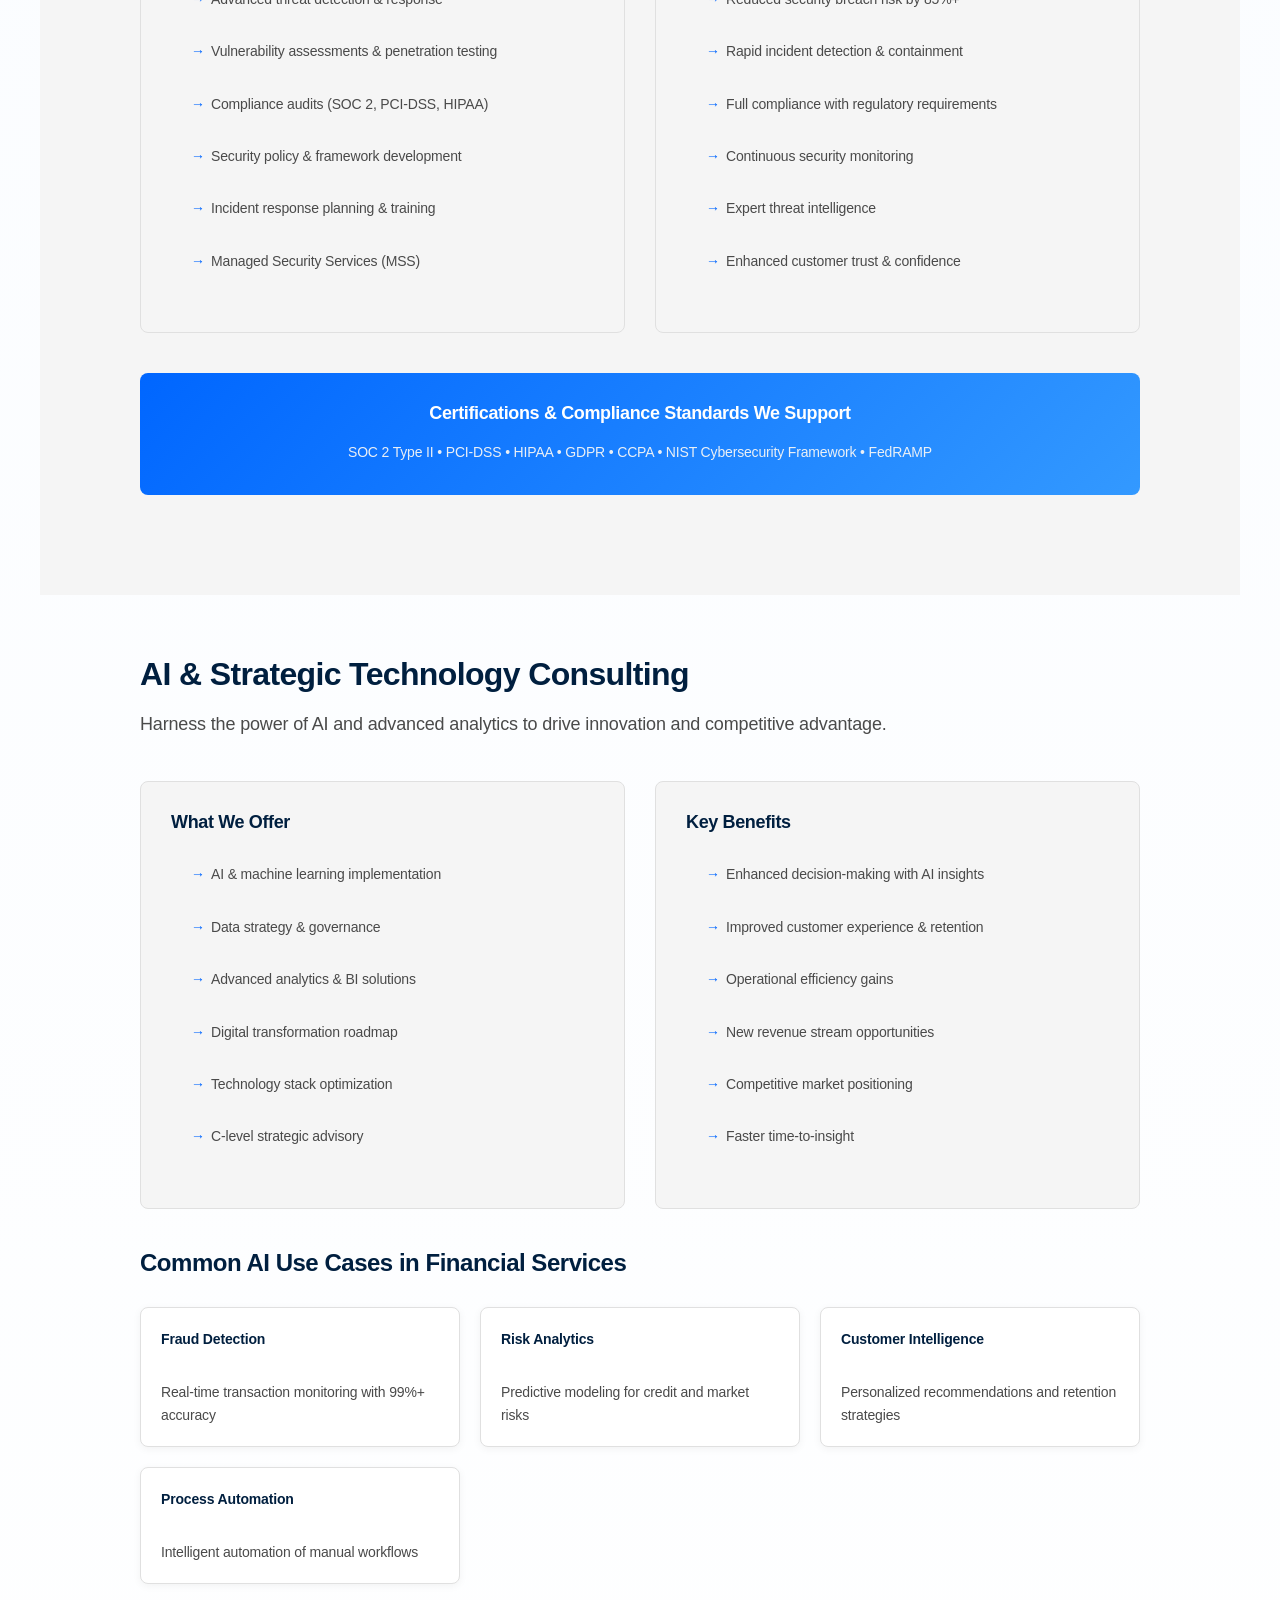
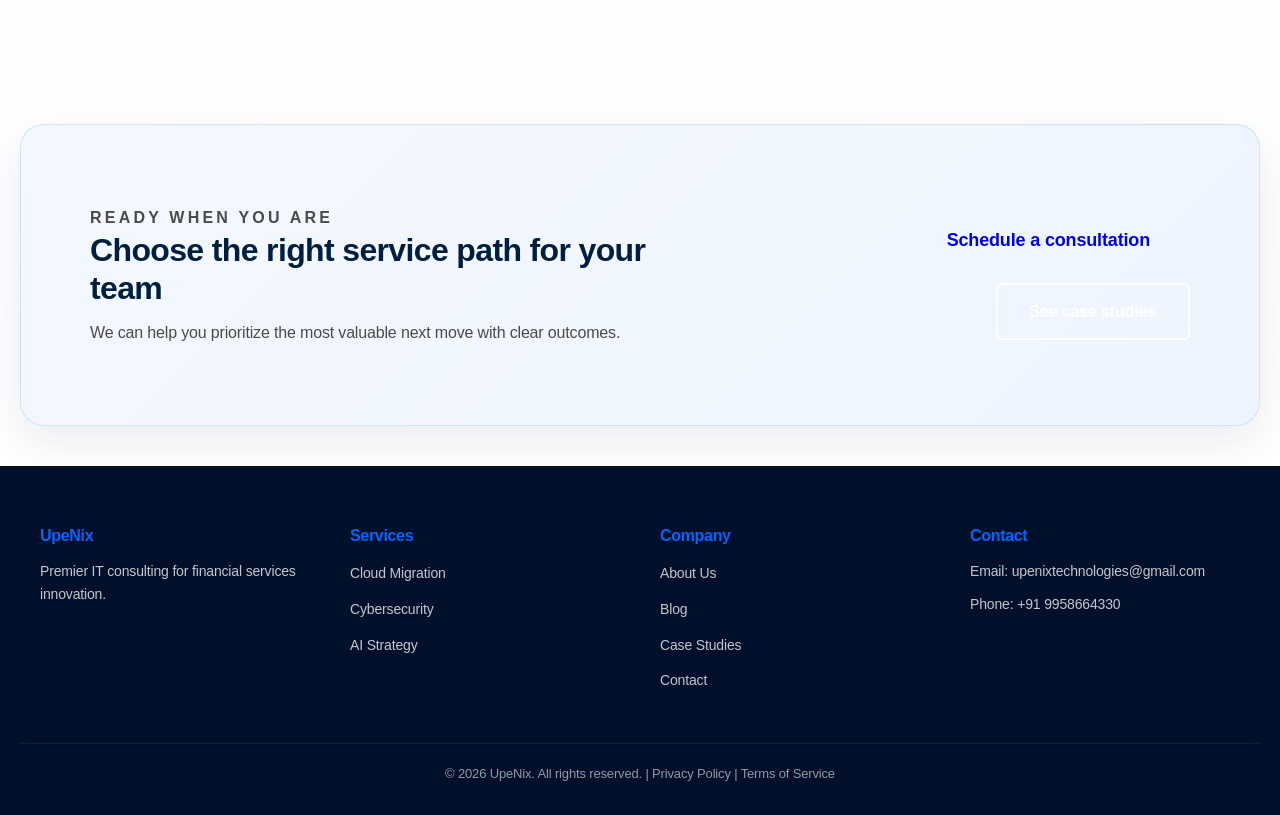
<file: services.html>
<!DOCTYPE html>
<html lang="en">
<head>
  <meta charset="UTF-8">
  <meta name="viewport" content="width=device-width, initial-scale=1.0">
  <title>Services - UpeNix IT Consulting</title>
  <link rel="stylesheet" href="style.css">
</head>
<body>
  <!-- Navigation -->
  <nav class="navbar">
    <div class="nav-container">
      <div class="logo">
        <a href="index.html" class="brand-link" aria-label="UpeNix home page">
          <span class="brand-mark">U</span>
          <span class="brand-text">
            <strong>UpeNix</strong>
            <small>Technology Consulting</small>
          </span>
        </a>
      </div>
      <ul class="nav-menu">
        <li><a href="index.html" class="nav-link">Home</a></li>
        <li><a href="about.html" class="nav-link">About</a></li>
        <li><a href="services.html" class="nav-link active">Services</a></li>
        <li><a href="training.html" class="nav-link">Training</a></li>
        <li><a href="blog.html" class="nav-link">Blog</a></li>
        <li><a href="case-studies.html" class="nav-link">Case Studies</a></li>
        <li><a href="contact.html" class="nav-link cta-nav">Get Started</a></li>
      </ul>
    </div>
  </nav>

  <!-- Page Header -->
  <section class="page-header">
    <h1>Our Services</h1>
    <p>Comprehensive IT Solutions for Financial Services Excellence</p>
  </section>

  <!-- Cloud Migration Service -->
  <section id="cloud" class="content-section service-detail">
    <div class="section-content">
      <h2>Cloud Migration & Infrastructure</h2>
      <p>Seamlessly transition your infrastructure to the cloud with zero downtime and maximum efficiency.</p>
      
      <div class="service-details-grid">
        <div class="detail-card">
          <h3>What We Offer</h3>
          <ul>
            <li>Multi-cloud strategy (AWS, Azure, GCP)</li>
            <li>Legacy system modernization</li>
            <li>Infrastructure optimization</li>
            <li>Cost management & FinOps</li>
            <li>Disaster recovery planning</li>
            <li>99.98% SLA backed support</li>
          </ul>
        </div>
        <div class="detail-card">
          <h3>Key Benefits</h3>
          <ul>
            <li>40-50% reduction in infrastructure costs</li>
            <li>Faster time to market for new services</li>
            <li>Improved scalability and flexibility</li>
            <li>Enhanced security and compliance</li>
            <li>Reduced operational complexity</li>
            <li>Future-ready architecture</li>
          </ul>
        </div>
      </div>

      <div class="process-timeline">
        <h3>Our Proven Process</h3>
        <div class="timeline">
          <div class="timeline-item">
            <div class="timeline-marker">1</div>
            <h4>Assessment & Planning</h4>
            <p>Comprehensive audit and roadmap creation</p>
          </div>
          <div class="timeline-item">
            <div class="timeline-marker">2</div>
            <h4>Design & Architecture</h4>
            <p>Custom cloud architecture aligned with your goals</p>
          </div>
          <div class="timeline-item">
            <div class="timeline-marker">3</div>
            <h4>Pilot & Testing</h4>
            <p>Low-risk pilot environment to validate approach</p>
          </div>
          <div class="timeline-item">
            <div class="timeline-marker">4</div>
            <h4>Migration & Optimization</h4>
            <p>Seamless cutover with zero-downtime deployment</p>
          </div>
        </div>
      </div>
    </div>
  </section>

  <!-- Cybersecurity Service -->
  <section id="security" class="content-section service-detail bg-light">
    <div class="section-content">
      <h2>Cybersecurity & Compliance</h2>
      <p>Protect your financial institution with enterprise-grade security tailored to regulatory requirements.</p>
      
      <div class="service-details-grid">
        <div class="detail-card">
          <h3>What We Offer</h3>
          <ul>
            <li>Advanced threat detection & response</li>
            <li>Vulnerability assessments & penetration testing</li>
            <li>Compliance audits (SOC 2, PCI-DSS, HIPAA)</li>
            <li>Security policy & framework development</li>
            <li>Incident response planning & training</li>
            <li>Managed Security Services (MSS)</li>
          </ul>
        </div>
        <div class="detail-card">
          <h3>Key Benefits</h3>
          <ul>
            <li>Reduced security breach risk by 85%+</li>
            <li>Rapid incident detection & containment</li>
            <li>Full compliance with regulatory requirements</li>
            <li>Continuous security monitoring</li>
            <li>Expert threat intelligence</li>
            <li>Enhanced customer trust & confidence</li>
          </ul>
        </div>
      </div>

      <div class="compliance-box">
        <h3>Certifications & Compliance Standards We Support</h3>
        <p>SOC 2 Type II • PCI-DSS • HIPAA • GDPR • CCPA • NIST Cybersecurity Framework • FedRAMP</p>
      </div>
    </div>
  </section>

  <!-- AI & Strategic Consulting Service -->
  <section id="ai" class="content-section service-detail">
    <div class="section-content">
      <h2>AI & Strategic Technology Consulting</h2>
      <p>Harness the power of AI and advanced analytics to drive innovation and competitive advantage.</p>
      
      <div class="service-details-grid">
        <div class="detail-card">
          <h3>What We Offer</h3>
          <ul>
            <li>AI & machine learning implementation</li>
            <li>Data strategy & governance</li>
            <li>Advanced analytics & BI solutions</li>
            <li>Digital transformation roadmap</li>
            <li>Technology stack optimization</li>
            <li>C-level strategic advisory</li>
          </ul>
        </div>
        <div class="detail-card">
          <h3>Key Benefits</h3>
          <ul>
            <li>Enhanced decision-making with AI insights</li>
            <li>Improved customer experience & retention</li>
            <li>Operational efficiency gains</li>
            <li>New revenue stream opportunities</li>
            <li>Competitive market positioning</li>
            <li>Faster time-to-insight</li>
          </ul>
        </div>
      </div>

      <div class="use-cases">
        <h3>Common AI Use Cases in Financial Services</h3>
        <div class="use-case-grid">
          <div class="use-case">
            <strong>Fraud Detection</strong><br>
            Real-time transaction monitoring with 99%+ accuracy
          </div>
          <div class="use-case">
            <strong>Risk Analytics</strong><br>
            Predictive modeling for credit and market risks
          </div>
          <div class="use-case">
            <strong>Customer Intelligence</strong><br>
            Personalized recommendations and retention strategies
          </div>
          <div class="use-case">
            <strong>Process Automation</strong><br>
            Intelligent automation of manual workflows
          </div>
        </div>
      </div>
    </div>
  </section>

  <!-- CTA -->
  <section class="cta-modern">
    <div class="cta-modern-content">
      <div>
        <p class="eyebrow">Ready when you are</p>
        <h2>Choose the right service path for your team</h2>
        <p>We can help you prioritize the most valuable next move with clear outcomes.</p>
      </div>
      <div class="cta-modern-actions">
        <a href="contact.html" class="btn btn-primary-large">Schedule a consultation</a>
        <a href="case-studies.html" class="btn btn-secondary">See case studies</a>
      </div>
    </div>
  </section>

  <!-- Footer -->
  <footer class="footer">
    <div class="footer-content">
      <div class="footer-section">
        <h4>UpeNix</h4>
        <p>Premier IT consulting for financial services innovation.</p>
      </div>
      <div class="footer-section">
        <h4>Services</h4>
        <ul>
          <li><a href="services.html">Cloud Migration</a></li>
          <li><a href="services.html">Cybersecurity</a></li>
          <li><a href="services.html">AI Strategy</a></li>
        </ul>
      </div>
      <div class="footer-section">
        <h4>Company</h4>
        <ul>
          <li><a href="about.html">About Us</a></li>
          <li><a href="blog.html">Blog</a></li>
          <li><a href="case-studies.html">Case Studies</a></li>
          <li><a href="contact.html">Contact</a></li>
        </ul>
      </div>
      <div class="footer-section">
        <h4>Contact</h4>
        <p>Email: upenixtechnologies@gmail.com</p>
        <p>Phone: +91 9958664330</p>
      </div>
    </div>
    <div class="footer-bottom">
      <p>&copy; 2026 UpeNix. All rights reserved. | Privacy Policy | Terms of Service</p>
    </div>
  </footer>

  <script src="script.js"></script>
</body>
</html>
</file>
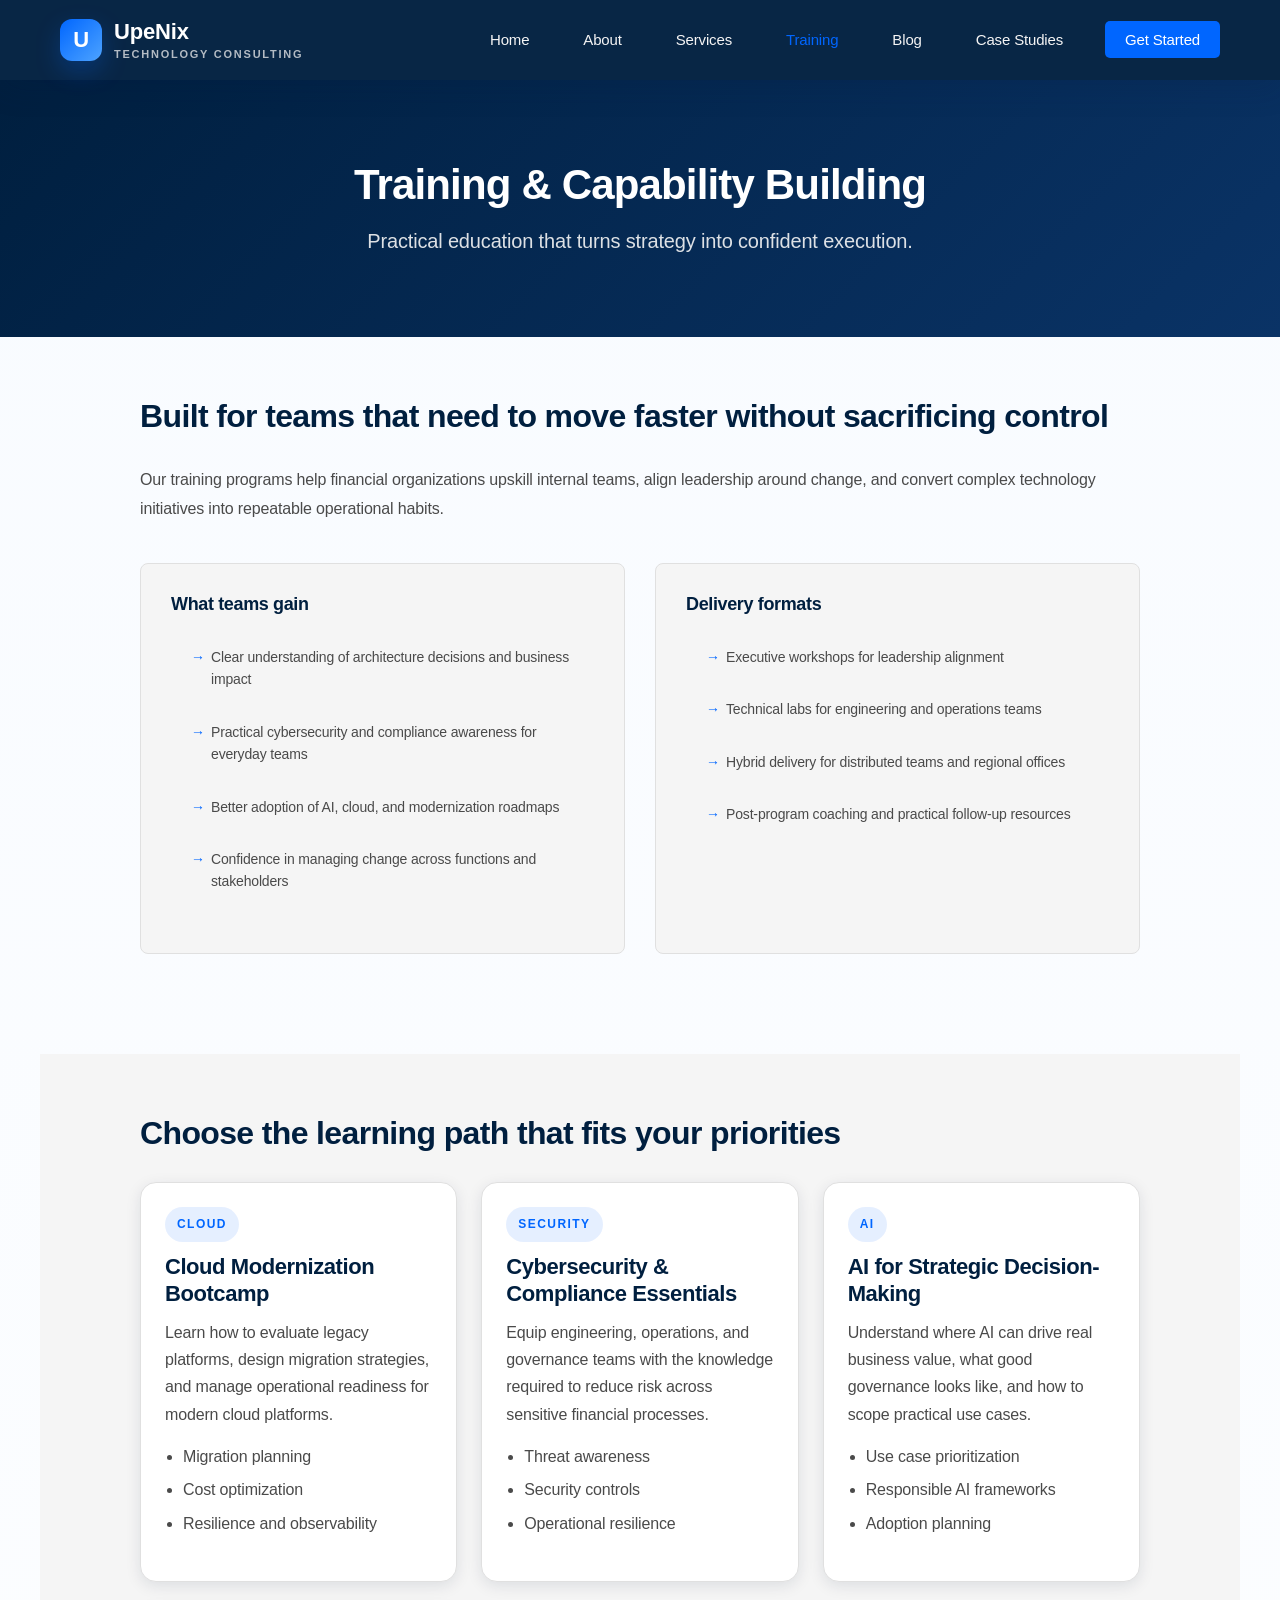
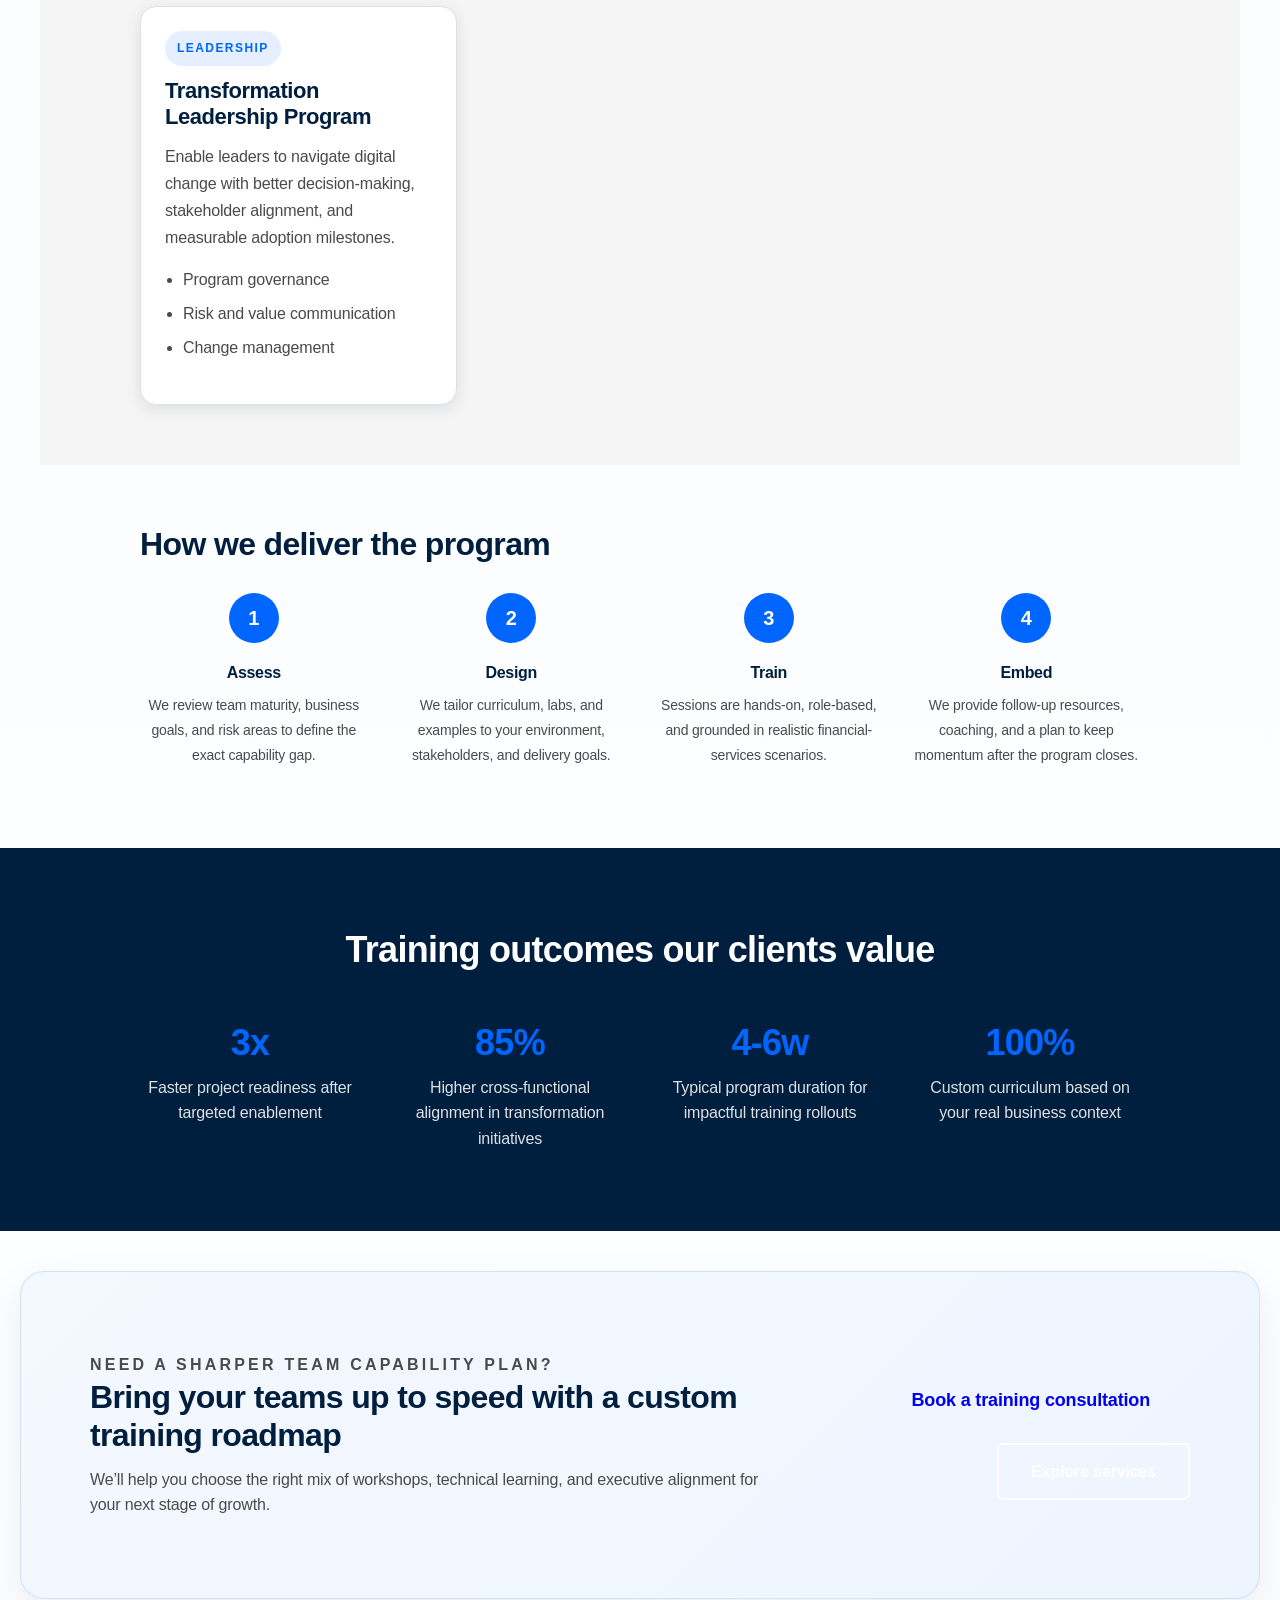
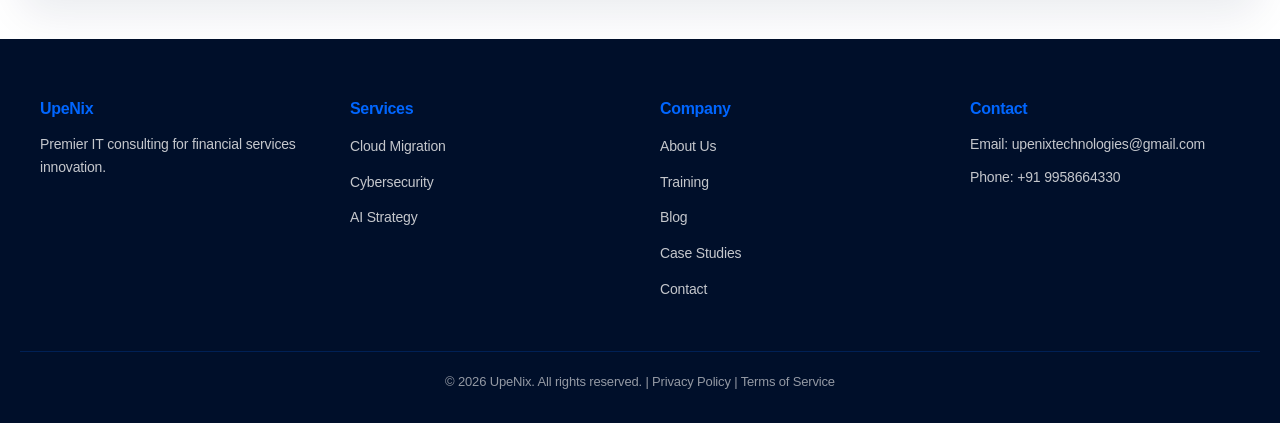
<file: training.html>
<!DOCTYPE html>
<html lang="en">
<head>
  <meta charset="UTF-8">
  <meta name="viewport" content="width=device-width, initial-scale=1.0">
  <title>Training & Upskilling - UpeNix</title>
  <link rel="stylesheet" href="style.css">
</head>
<body>
  <nav class="navbar">
    <div class="nav-container">
      <div class="logo">
        <a href="index.html" class="brand-link" aria-label="UpeNix home page">
          <span class="brand-mark">U</span>
          <span class="brand-text">
            <strong>UpeNix</strong>
            <small>Technology Consulting</small>
          </span>
        </a>
      </div>
      <ul class="nav-menu">
        <li><a href="index.html" class="nav-link">Home</a></li>
        <li><a href="about.html" class="nav-link">About</a></li>
        <li><a href="services.html" class="nav-link">Services</a></li>
        <li><a href="training.html" class="nav-link active">Training</a></li>
        <li><a href="blog.html" class="nav-link">Blog</a></li>
        <li><a href="case-studies.html" class="nav-link">Case Studies</a></li>
        <li><a href="contact.html" class="nav-link cta-nav">Get Started</a></li>
      </ul>
    </div>
  </nav>

  <section class="page-header">
    <h1>Training & Capability Building</h1>
    <p>Practical education that turns strategy into confident execution.</p>
  </section>

  <section class="content-section">
    <div class="section-content">
      <h2>Built for teams that need to move faster without sacrificing control</h2>
      <p>Our training programs help financial organizations upskill internal teams, align leadership around change, and convert complex technology initiatives into repeatable operational habits.</p>

      <div class="service-details-grid">
        <div class="detail-card">
          <h3>What teams gain</h3>
          <ul>
            <li>Clear understanding of architecture decisions and business impact</li>
            <li>Practical cybersecurity and compliance awareness for everyday teams</li>
            <li>Better adoption of AI, cloud, and modernization roadmaps</li>
            <li>Confidence in managing change across functions and stakeholders</li>
          </ul>
        </div>
        <div class="detail-card">
          <h3>Delivery formats</h3>
          <ul>
            <li>Executive workshops for leadership alignment</li>
            <li>Technical labs for engineering and operations teams</li>
            <li>Hybrid delivery for distributed teams and regional offices</li>
            <li>Post-program coaching and practical follow-up resources</li>
          </ul>
        </div>
      </div>
    </div>
  </section>

  <section class="content-section bg-light">
    <div class="section-content">
      <h2>Choose the learning path that fits your priorities</h2>

      <div class="program-grid">
        <article class="program-card">
          <span class="program-tag">Cloud</span>
          <h3>Cloud Modernization Bootcamp</h3>
          <p>Learn how to evaluate legacy platforms, design migration strategies, and manage operational readiness for modern cloud platforms.</p>
          <ul>
            <li>Migration planning</li>
            <li>Cost optimization</li>
            <li>Resilience and observability</li>
          </ul>
        </article>

        <article class="program-card">
          <span class="program-tag">Security</span>
          <h3>Cybersecurity & Compliance Essentials</h3>
          <p>Equip engineering, operations, and governance teams with the knowledge required to reduce risk across sensitive financial processes.</p>
          <ul>
            <li>Threat awareness</li>
            <li>Security controls</li>
            <li>Operational resilience</li>
          </ul>
        </article>

        <article class="program-card">
          <span class="program-tag">AI</span>
          <h3>AI for Strategic Decision-Making</h3>
          <p>Understand where AI can drive real business value, what good governance looks like, and how to scope practical use cases.</p>
          <ul>
            <li>Use case prioritization</li>
            <li>Responsible AI frameworks</li>
            <li>Adoption planning</li>
          </ul>
        </article>

        <article class="program-card">
          <span class="program-tag">Leadership</span>
          <h3>Transformation Leadership Program</h3>
          <p>Enable leaders to navigate digital change with better decision-making, stakeholder alignment, and measurable adoption milestones.</p>
          <ul>
            <li>Program governance</li>
            <li>Risk and value communication</li>
            <li>Change management</li>
          </ul>
        </article>
      </div>
    </div>
  </section>

  <section class="content-section">
    <div class="section-content">
      <h2>How we deliver the program</h2>
      <div class="timeline">
        <div class="timeline-item">
          <div class="timeline-marker">1</div>
          <h4>Assess</h4>
          <p>We review team maturity, business goals, and risk areas to define the exact capability gap.</p>
        </div>
        <div class="timeline-item">
          <div class="timeline-marker">2</div>
          <h4>Design</h4>
          <p>We tailor curriculum, labs, and examples to your environment, stakeholders, and delivery goals.</p>
        </div>
        <div class="timeline-item">
          <div class="timeline-marker">3</div>
          <h4>Train</h4>
          <p>Sessions are hands-on, role-based, and grounded in realistic financial-services scenarios.</p>
        </div>
        <div class="timeline-item">
          <div class="timeline-marker">4</div>
          <h4>Embed</h4>
          <p>We provide follow-up resources, coaching, and a plan to keep momentum after the program closes.</p>
        </div>
      </div>
    </div>
  </section>

  <section class="metrics">
    <h2>Training outcomes our clients value</h2>
    <div class="metrics-grid">
      <div class="metric">
        <h3>3x</h3>
        <p>Faster project readiness after targeted enablement</p>
      </div>
      <div class="metric">
        <h3>85%</h3>
        <p>Higher cross-functional alignment in transformation initiatives</p>
      </div>
      <div class="metric">
        <h3>4-6w</h3>
        <p>Typical program duration for impactful training rollouts</p>
      </div>
      <div class="metric">
        <h3>100%</h3>
        <p>Custom curriculum based on your real business context</p>
      </div>
    </div>
  </section>

  <section class="cta-modern">
    <div class="cta-modern-content">
      <div>
        <p class="eyebrow">Need a sharper team capability plan?</p>
        <h2>Bring your teams up to speed with a custom training roadmap</h2>
        <p>We’ll help you choose the right mix of workshops, technical learning, and executive alignment for your next stage of growth.</p>
      </div>
      <div class="cta-modern-actions">
        <a href="contact.html" class="btn btn-primary-large">Book a training consultation</a>
        <a href="services.html" class="btn btn-secondary">Explore services</a>
      </div>
    </div>
  </section>

  <footer class="footer">
    <div class="footer-content">
      <div class="footer-section">
        <h4>UpeNix</h4>
        <p>Premier IT consulting for financial services innovation.</p>
      </div>
      <div class="footer-section">
        <h4>Services</h4>
        <ul>
          <li><a href="services.html">Cloud Migration</a></li>
          <li><a href="services.html">Cybersecurity</a></li>
          <li><a href="services.html">AI Strategy</a></li>
        </ul>
      </div>
      <div class="footer-section">
        <h4>Company</h4>
        <ul>
          <li><a href="about.html">About Us</a></li>
          <li><a href="training.html">Training</a></li>
          <li><a href="blog.html">Blog</a></li>
          <li><a href="case-studies.html">Case Studies</a></li>
          <li><a href="contact.html">Contact</a></li>
        </ul>
      </div>
      <div class="footer-section">
        <h4>Contact</h4>
        <p>Email: upenixtechnologies@gmail.com</p>
        <p>Phone: +91 9958664330</p>
      </div>
    </div>
    <div class="footer-bottom">
      <p>&copy; 2026 UpeNix. All rights reserved. | Privacy Policy | Terms of Service</p>
    </div>
  </footer>

  <script src="script.js"></script>
</body>
</html>
</file>
<file: style.css>
/* ============================================
   UpeNix Professional Website Stylesheet
   Color Palette: Navy (#001F3F), Cool Grey, Electric Blue (#0066FF)
   ============================================ */

* {
  margin: 0;
  padding: 0;
  box-sizing: border-box;
}

:root {
  --navy: #001F3F;
  --navy-dark: #000F2A;
  --navy-light: #0A3366;
  --electric-blue: #0066FF;
  --electric-blue-light: #3399FF;
  --cool-grey: #F5F5F5;
  --grey-medium: #E0E0E0;
  --grey-dark: #4A4A4A;
  --text-dark: #1A1A1A;
  --text-light: #F5F5F5;
  --accent-green: #00CC88;
  --shadow: 0 4px 15px rgba(0, 31, 63, 0.1);
  --shadow-lg: 0 8px 30px rgba(0, 31, 63, 0.15);
}

/* Animations */
@keyframes fadeIn {
  from {
    opacity: 0;
    transform: translateY(10px);
  }
  to {
    opacity: 1;
    transform: translateY(0);
  }
}

body {
  font-family: 'Segoe UI', 'Roboto', -apple-system, BlinkMacSystemFont, sans-serif;
  line-height: 1.6;
  color: var(--text-dark);
  background: linear-gradient(180deg, #f8fbff 0%, #ffffff 100%);
  font-size: 16px;
  letter-spacing: -0.01em;
}

h1, h2, h3, h4 {
  font-weight: 700;
  line-height: 1.2;
  letter-spacing: -0.02em;
}

/* ============================================
   NAVIGATION
   ============================================ */

.navbar {
  background: rgba(0, 31, 63, 0.97);
  padding: 0;
  box-shadow: 0 10px 30px rgba(0, 31, 63, 0.14);
  position: sticky;
  top: 0;
  z-index: 100;
  backdrop-filter: blur(10px);
}

.nav-container {
  max-width: 1200px;
  margin: 0 auto;
  padding: 0 20px;
  display: flex;
  justify-content: space-between;
  align-items: center;
  height: 80px;
}

.logo {
  color: var(--text-light);
  font-weight: 700;
}

.brand-link {
  display: inline-flex;
  align-items: center;
  gap: 12px;
  text-decoration: none;
  color: var(--text-light);
}

.brand-mark {
  display: inline-flex;
  align-items: center;
  justify-content: center;
  width: 42px;
  height: 42px;
  border-radius: 12px;
  background: linear-gradient(135deg, var(--electric-blue) 0%, #4da3ff 100%);
  color: white;
  font-size: 22px;
  font-weight: 700;
  box-shadow: 0 10px 25px rgba(0, 102, 255, 0.25);
}

.brand-text {
  display: flex;
  flex-direction: column;
  line-height: 1.1;
}

.brand-text strong {
  font-size: 22px;
  color: white;
}

.brand-text small {
  font-size: 11px;
  letter-spacing: 0.16em;
  text-transform: uppercase;
  color: rgba(245, 245, 245, 0.72);
  margin-top: 3px;
}

.nav-menu {
  display: flex;
  list-style: none;
  gap: 30px;
  align-items: center;
}

.nav-link {
  color: var(--text-light);
  text-decoration: none;
  font-size: 15px;
  font-weight: 500;
  transition: all 0.3s ease;
  padding: 8px 12px;
  border-radius: 4px;
}

.nav-link:hover,
.nav-link.active {
  color: var(--electric-blue);
}

.nav-link.cta-nav {
  background: var(--electric-blue);
  color: white;
  padding: 10px 20px;
  border-radius: 5px;
}

.nav-link.cta-nav:hover {
  background: var(--electric-blue-light);
  color: white;
}

/* ============================================
   HERO SECTION
   ============================================ */

.hero {
  background: radial-gradient(circle at top left, rgba(77, 163, 255, 0.22) 0%, transparent 28%), linear-gradient(135deg, var(--navy) 0%, var(--navy-light) 100%);
  color: white;
  padding: 100px 20px;
  display: flex;
  align-items: center;
  justify-content: space-between;
  max-width: 100%;
  overflow: hidden;
}

.hero-content {
  flex: 1;
  max-width: 620px;
  z-index: 2;
}

.hero-eyebrow {
  color: #9ec7ff;
  margin-bottom: 14px;
}

.hero h1 {
  font-size: 48px;
  font-weight: 700;
  margin-bottom: 18px;
  line-height: 1.12;
}

.hero p {
  font-size: 18px;
  margin-bottom: 24px;
  color: rgba(245, 245, 245, 0.9);
  line-height: 1.6;
}

.hero-buttons {
  display: flex;
  gap: 20px;
  flex-wrap: wrap;
  margin-bottom: 24px;
}

.hero-highlights {
  display: flex;
  flex-wrap: wrap;
  gap: 12px;
  list-style: none;
  padding: 0;
  margin: 0;
}

.hero-highlights li {
  background: rgba(255, 255, 255, 0.12);
  border: 1px solid rgba(255, 255, 255, 0.14);
  border-radius: 999px;
  padding: 8px 14px;
  font-size: 13px;
  color: rgba(245, 245, 245, 0.95);
}

.hero-visual {
  flex: 1;
  min-height: 320px;
  margin-left: 40px;
  display: flex;
  align-items: center;
  justify-content: center;
}

.tech-illustration {
  width: min(100%, 480px);
  height: 320px;
  padding: 24px;
  background: linear-gradient(135deg, rgba(0, 102, 255, 0.25) 0%, rgba(0, 204, 136, 0.16) 100%);
  border-radius: 24px;
  border: 1px solid rgba(255, 255, 255, 0.16);
  display: flex;
  flex-direction: column;
  justify-content: center;
  gap: 16px;
  box-shadow: 0 20px 45px rgba(0, 0, 0, 0.18);
}

.illustration-card {
  background: rgba(255, 255, 255, 0.92);
  color: var(--navy);
  border-radius: 14px;
  padding: 16px 18px;
  font-weight: 700;
  box-shadow: 0 8px 24px rgba(0, 31, 63, 0.12);
}

.card-top {
  transform: translateX(18px);
}

.card-middle {
  transform: translateX(0);
}

.card-bottom {
  transform: translateX(36px);
}

/* ============================================
   BUTTONS
   ============================================ */

.btn {
  display: inline-block;
  padding: 14px 32px;
  border-radius: 6px;
  text-decoration: none;
  font-weight: 600;
  transition: all 0.3s ease;
  cursor: pointer;
  border: none;
  font-size: 16px;
}

.btn-primary {
  background: var(--electric-blue);
  color: white;
}

.btn-primary:hover {
  background: var(--electric-blue-light);
  transform: translateY(-2px);
  box-shadow: 0 8px 20px rgba(0, 102, 255, 0.3);
}

.btn-primary-large {
  padding: 16px 40px;
  font-size: 18px;
}

.btn-secondary {
  background: transparent;
  color: white;
  border: 2px solid white;
}

.btn-secondary:hover {
  background: white;
  color: var(--navy);
  transform: translateY(-2px);
}

/* ============================================
   TRUST BAR
   ============================================ */

.trust-bar {
  display: grid;
  grid-template-columns: repeat(auto-fit, minmax(180px, 1fr));
  gap: 20px;
  max-width: 1200px;
  margin: -30px auto 0;
  padding: 0 20px 40px;
}

.trust-bar-item {
  background: white;
  border: 1px solid var(--grey-medium);
  border-radius: 12px;
  padding: 20px;
  box-shadow: var(--shadow);
  text-align: center;
}

.trust-bar-item strong {
  display: block;
  font-size: 24px;
  color: var(--electric-blue);
  margin-bottom: 6px;
}

.trust-bar-item span {
  color: var(--grey-dark);
  font-size: 14px;
}

/* ============================================
   HOME PAGE SECTION LAYOUT
   ============================================ */

.section-block {
  padding: 88px 20px;
  max-width: 1200px;
  margin: 0 auto;
}

.section-block-alt {
  background: var(--cool-grey);
  border-radius: 24px;
  margin-top: 20px;
  margin-bottom: 20px;
}

.section-intro {
  max-width: 760px;
  margin: 0 auto 40px;
  text-align: center;
}

.eyebrow {
  color: var(--electric-blue);
  font-size: 12px;
  font-weight: 700;
  letter-spacing: 0.2em;
  text-transform: uppercase;
  margin-bottom: 10px;
}

.section-intro h2 {
  font-size: 32px;
  margin-bottom: 14px;
  color: var(--navy);
}

.section-intro p {
  color: var(--grey-dark);
  font-size: 16px;
  line-height: 1.7;
  max-width: 680px;
  margin: 0 auto;
}

.service-overview-grid {
  display: grid;
  grid-template-columns: repeat(auto-fit, minmax(250px, 1fr));
  gap: 24px;
}

.info-card,
.step-card,
.proof-card {
  background: white;
  padding: 30px;
  border-radius: 16px;
  box-shadow: var(--shadow);
  border: 1px solid var(--grey-medium);
}

.info-card h3,
.step-card h3,
.proof-card h3 {
  color: var(--navy);
  margin-bottom: 12px;
  font-size: 20px;
}

.info-card p,
.step-card p,
.proof-card p {
  color: var(--grey-dark);
  line-height: 1.7;
  margin-bottom: 16px;
}

.process-grid {
  display: grid;
  grid-template-columns: repeat(auto-fit, minmax(220px, 1fr));
  gap: 24px;
}

.proof-layout {
  display: grid;
  grid-template-columns: 1.2fr 0.8fr;
  gap: 24px;
  align-items: start;
}

.proof-stats {
  display: grid;
  gap: 16px;
}

.stat-pill {
  background: white;
  border-radius: 12px;
  padding: 18px 20px;
  border: 1px solid var(--grey-medium);
  box-shadow: var(--shadow);
}

.stat-pill strong {
  display: block;
  color: var(--electric-blue);
  font-size: 28px;
  margin-bottom: 6px;
}

.stat-pill span {
  color: var(--grey-dark);
  font-size: 14px;
}

.link-arrow {
  color: var(--electric-blue);
  text-decoration: none;
  font-weight: 600;
  transition: all 0.3s ease;
}

.link-arrow:hover {
  margin-right: -5px;
}

/* ============================================
   TESTIMONIAL SECTION
   ============================================ */

.testimonial {
  background: linear-gradient(135deg, var(--navy) 0%, var(--navy-light) 100%);
  color: white;
  padding: 60px 20px;
  text-align: center;
}

.testimonial-content {
  max-width: 800px;
  margin: 0 auto;
}

.testimonial blockquote {
  font-size: 24px;
  font-style: italic;
  margin-bottom: 20px;
  line-height: 1.6;
  border-left: 4px solid var(--electric-blue);
  padding-left: 20px;
}

.testimonial-author {
  font-weight: 600;
  font-size: 18px;
  margin-bottom: 10px;
}

.testimonial-metrics {
  color: rgba(245, 245, 245, 0.8);
  font-size: 14px;
}

/* ============================================
   CTA SECTION
   ============================================ */

.cta-main,
.cta-modern {
  background: linear-gradient(135deg, #f4f8ff 0%, #eef5ff 100%);
  padding: 80px 20px;
  margin: 40px 20px;
  border-radius: 24px;
  border: 1px solid rgba(0, 102, 255, 0.14);
  box-shadow: 0 16px 40px rgba(0, 31, 63, 0.08);
}

.cta-modern-content {
  max-width: 1100px;
  margin: 0 auto;
  display: flex;
  align-items: center;
  justify-content: space-between;
  gap: 24px;
}

.cta-modern h2 {
  font-size: 32px;
  margin-bottom: 12px;
  color: var(--navy);
}

.cta-modern p {
  font-size: 16px;
  color: var(--grey-dark);
  margin-bottom: 0;
}

.cta-modern-actions {
  display: flex;
  flex-wrap: wrap;
  gap: 12px;
  justify-content: flex-end;
}

/* ============================================
   PAGE HEADER
   ============================================ */

.page-header {
  background: linear-gradient(135deg, var(--navy) 0%, var(--navy-light) 100%);
  color: white;
  padding: 80px 20px;
  text-align: center;
}

.page-header h1 {
  font-size: 42px;
  margin-bottom: 15px;
  font-weight: 700;
}

.page-header p {
  font-size: 20px;
  color: rgba(245, 245, 245, 0.9);
}

/* ============================================
   CONTENT SECTIONS
   ============================================ */

.content-section {
  padding: 60px 20px;
  max-width: 1200px;
  margin: 0 auto;
}

.content-section.bg-light {
  background: var(--cool-grey);
}

.section-content {
  max-width: 1000px;
  margin: 0 auto;
}

.section-content h2 {
  font-size: 32px;
  margin-bottom: 30px;
  color: var(--navy);
}

.section-content p {
  font-size: 16px;
  color: var(--grey-dark);
  margin-bottom: 20px;
  line-height: 1.8;
}

.section-content ul {
  margin-left: 20px;
  margin-bottom: 20px;
}

.section-content li {
  margin-bottom: 10px;
  color: var(--grey-dark);
}

/* ============================================
   EXPERTISE GRID
   ============================================ */

.expertise-grid {
  display: grid;
  grid-template-columns: repeat(auto-fit, minmax(300px, 1fr));
  gap: 25px;
  margin: 40px 0;
}

.expertise-item {
  background: white;
  padding: 25px;
  border-radius: 8px;
  border: 1px solid var(--grey-medium);
  box-shadow: 0 2px 8px rgba(0, 0, 0, 0.05);
}

.expertise-item h3 {
  color: var(--electric-blue);
  margin-bottom: 12px;
  font-size: 18px;
}

.expertise-item p {
  font-size: 14px;
  color: var(--grey-dark);
}

/* ============================================
   APPROACH GRID
   ============================================ */

.approach-grid {
  display: grid;
  grid-template-columns: repeat(auto-fit, minmax(250px, 1fr));
  gap: 25px;
  margin: 40px 0;
}

.approach-card {
  background: var(--cool-grey);
  padding: 30px;
  border-radius: 8px;
  border: 1px solid var(--grey-medium);
}

.approach-card h3 {
  color: var(--navy);
  margin-bottom: 12px;
  font-size: 18px;
}

.approach-card p {
  font-size: 14px;
  color: var(--grey-dark);
}

/* ============================================
   TIMELINE
   ============================================ */

.process-timeline {
  margin: 40px 0;
}

.process-timeline h3 {
  font-size: 24px;
  margin-bottom: 30px;
  color: var(--navy);
}

.timeline {
  display: grid;
  grid-template-columns: repeat(auto-fit, minmax(200px, 1fr));
  gap: 30px;
}

.timeline-item {
  text-align: center;
  position: relative;
}

.timeline-marker {
  display: flex;
  align-items: center;
  justify-content: center;
  width: 50px;
  height: 50px;
  background: var(--electric-blue);
  color: white;
  border-radius: 50%;
  font-weight: bold;
  font-size: 20px;
  margin: 0 auto 20px;
}

.timeline-item h4 {
  color: var(--navy);
  margin-bottom: 10px;
}

.timeline-item p {
  font-size: 14px;
  color: var(--grey-dark);
}

/* ============================================
   METRICS
   ============================================ */

.metrics {
  background: var(--navy);
  color: white;
  padding: 80px 20px;
  text-align: center;
}

.metrics h2 {
  font-size: 36px;
  margin-bottom: 50px;
  color: white;
}

.metrics-grid {
  display: grid;
  grid-template-columns: repeat(auto-fit, minmax(200px, 1fr));
  gap: 40px;
  max-width: 1000px;
  margin: 0 auto;
}

.metric h3 {
  font-size: 36px;
  color: var(--electric-blue);
  margin-bottom: 10px;
}

.metric p {
  font-size: 16px;
  color: rgba(245, 245, 245, 0.9);
}

/* ============================================
   CASE STUDY SECTION
   ============================================ */

.case-study {
  padding: 60px 20px;
  max-width: 1200px;
  margin: 0 auto;
}

.case-study.bg-light {
  background: var(--cool-grey);
}

.case-study-content {
  display: grid;
  grid-template-columns: 1fr 1fr;
  gap: 50px;
  align-items: center;
}

.case-study-text {
  max-width: 600px;
}

.case-label {
  color: var(--electric-blue);
  font-weight: 600;
  font-size: 12px;
  letter-spacing: 2px;
  text-transform: uppercase;
  margin-bottom: 10px;
}

.case-study h2 {
  font-size: 32px;
  color: var(--navy);
  margin-bottom: 20px;
}

.case-study .intro {
  font-size: 18px;
  color: var(--grey-dark);
  margin-bottom: 30px;
  font-weight: 500;
}

.case-study h3 {
  font-size: 20px;
  color: var(--navy);
  margin-top: 25px;
  margin-bottom: 15px;
}

.case-study p {
  color: var(--grey-dark);
  margin-bottom: 15px;
  line-height: 1.8;
}

.case-study ul {
  margin-left: 20px;
  margin-bottom: 20px;
}

.case-study li {
  color: var(--grey-dark);
  margin-bottom: 8px;
}

.results-grid {
  display: grid;
  grid-template-columns: repeat(2, 1fr);
  gap: 20px;
  margin: 25px 0;
  padding: 25px;
  background: var(--cool-grey);
  border-radius: 8px;
}

.result h4 {
  color: var(--electric-blue);
  font-size: 24px;
  margin-bottom: 5px;
}

.result p {
  color: var(--grey-dark);
  font-size: 14px;
  margin: 0;
}

.case-study .quote {
  font-style: italic;
  color: var(--grey-dark);
  padding: 20px;
  border-left: 4px solid var(--electric-blue);
  margin: 25px 0;
  background: rgba(0, 102, 255, 0.05);
}

.quote-author {
  font-weight: 600;
  color: var(--navy);
  margin-top: 10px;
}

.case-study-visual {
  display: flex;
  align-items: center;
  justify-content: center;
  min-height: 400px;
}

.visual-box {
  width: 100%;
  height: 300px;
  background: linear-gradient(135deg, var(--electric-blue) 0%, var(--electric-blue-light) 100%);
  border-radius: 10px;
  display: flex;
  align-items: center;
  justify-content: center;
  color: white;
  font-size: 20px;
  font-weight: 600;
  text-align: center;
  padding: 20px;
}

/* ============================================
   IMPACT STATS
   ============================================ */

.impact-grid {
  display: grid;
  grid-template-columns: repeat(auto-fit, minmax(200px, 1fr));
  gap: 30px;
  margin: 40px 0;
}

.impact-stat {
  background: var(--cool-grey);
  padding: 30px;
  border-radius: 8px;
  text-align: center;
  border: 1px solid var(--grey-medium);
}

.impact-stat h3 {
  color: var(--electric-blue);
  font-size: 32px;
  margin-bottom: 10px;
}

.impact-stat p {
  color: var(--grey-dark);
  margin: 0;
}

/* ============================================
   CONTACT SECTION
   ============================================ */

.contact-container {
  display: grid;
  grid-template-columns: 1fr 1fr;
  gap: 50px;
  margin: 40px 0;
}

.contact-form-section {
  max-width: 600px;
}

.contact-form-section h2 {
  font-size: 28px;
  color: var(--navy);
  margin-bottom: 15px;
}

.contact-form-section > p {
  color: var(--grey-dark);
  margin-bottom: 30px;
}

.contact-form {
  background: var(--cool-grey);
  padding: 30px;
  border-radius: 10px;
}

.form-group {
  margin-bottom: 20px;
}

.form-group label {
  display: block;
  margin-bottom: 8px;
  font-weight: 600;
  color: var(--navy);
  font-size: 14px;
}

.form-group input,
.form-group select,
.form-group textarea {
  width: 100%;
  padding: 12px 15px;
  border: 1px solid var(--grey-medium);
  border-radius: 6px;
  font-family: inherit;
  font-size: 14px;
  transition: all 0.3s ease;
}

.form-group input:focus,
.form-group select:focus,
.form-group textarea:focus {
  outline: none;
  border-color: var(--electric-blue);
  box-shadow: 0 0 0 3px rgba(0, 102, 255, 0.1);
}

.form-group.checkbox {
  display: flex;
  align-items: flex-start;
  margin-bottom: 20px;
}

.form-group.checkbox input {
  width: auto;
  margin-right: 10px;
  margin-top: 3px;
}

.form-group.checkbox label {
  margin: 0;
  font-size: 13px;
}

.form-note {
  font-size: 13px;
  color: var(--grey-dark);
  margin-top: 15px;
}

.success-message {
  background: #d4edda;
  border: 1px solid #c3e6cb;
  color: #155724;
  padding: 20px;
  border-radius: 6px;
  margin-top: 20px;
}

.success-message h3 {
  margin: 0 0 10px 0;
  color: #155724;
}

.success-message p {
  margin: 0;
  font-size: 14px;
}

.contact-info-section {
  display: flex;
  flex-direction: column;
  gap: 20px;
}

.contact-info-section h2 {
  font-size: 28px;
  color: var(--navy);
  margin-bottom: 10px;
}

.info-card {
  background: white;
  padding: 20px;
  border-radius: 8px;
  border: 1px solid var(--grey-medium);
  box-shadow: 0 2px 8px rgba(0, 0, 0, 0.05);
}

.info-card h3 {
  color: var(--navy);
  margin-bottom: 10px;
  font-size: 16px;
}

.info-card p {
  margin: 5px 0;
  font-size: 14px;
  color: var(--grey-dark);
}

.info-card a {
  color: var(--electric-blue);
  text-decoration: none;
  font-weight: 500;
}

.info-card a:hover {
  text-decoration: underline;
}

.info-card .small {
  font-size: 12px;
  color: #999;
}

.info-box {
  background: var(--cool-grey);
  padding: 25px;
  border-radius: 8px;
  border-left: 4px solid var(--electric-blue);
}

.info-box h3 {
  color: var(--navy);
  margin-bottom: 15px;
  font-size: 16px;
}

.info-box ul {
  list-style: none;
  padding: 0;
}

.info-box li {
  padding: 8px 0;
  color: var(--grey-dark);
  font-size: 14px;
  position: relative;
  padding-left: 20px;
}

.info-box li:before {
  content: "✓";
  position: absolute;
  left: 0;
  color: var(--accent-green);
  font-weight: bold;
}

.info-box.accent {
  background: linear-gradient(135deg, var(--electric-blue) 0%, var(--electric-blue-light) 100%);
  color: white;
}

.info-box.accent h3 {
  color: white;
}

.info-box.accent p {
  color: rgba(245, 245, 245, 0.95);
}

.info-box.accent a {
  color: white;
  font-weight: 600;
}

/* ============================================
   FAQ
   ============================================ */

.faq-grid {
  display: grid;
  grid-template-columns: repeat(auto-fit, minmax(300px, 1fr));
  gap: 25px;
  margin: 40px 0;
}

.faq-item {
  background: white;
  padding: 25px;
  border-radius: 8px;
  border: 1px solid var(--grey-medium);
  box-shadow: 0 2px 8px rgba(0, 0, 0, 0.05);
}

.faq-item h3 {
  color: var(--navy);
  margin-bottom: 12px;
  font-size: 16px;
}

.faq-item p {
  font-size: 14px;
  color: var(--grey-dark);
  margin: 0;
}

/* ============================================
   TRUST SECTION
   ============================================ */

.trust-section {
  background: var(--navy);
  color: white;
  padding: 60px 20px;
  text-align: center;
}

.trust-section h2 {
  font-size: 32px;
  margin-bottom: 40px;
  color: white;
}

.trust-badges {
  display: flex;
  justify-content: center;
  flex-wrap: wrap;
  gap: 20px;
}

.badge {
  background: rgba(0, 102, 255, 0.2);
  border: 1px solid var(--electric-blue);
  color: var(--electric-blue-light);
  padding: 12px 25px;
  border-radius: 20px;
  font-weight: 600;
  font-size: 14px;
}

/* ============================================
   SERVICE DETAILS
   ============================================ */

.service-detail {
  padding: 60px 20px;
}

.service-detail h2 {
  font-size: 32px;
  color: var(--navy);
  margin-bottom: 15px;
}

.service-detail > .section-content > p {
  font-size: 18px;
  color: var(--grey-dark);
  margin-bottom: 40px;
}

.service-details-grid {
  display: grid;
  grid-template-columns: repeat(auto-fit, minmax(300px, 1fr));
  gap: 30px;
  margin: 40px 0;
}

.detail-card {
  background: var(--cool-grey);
  padding: 30px;
  border-radius: 8px;
  border: 1px solid var(--grey-medium);
}

.detail-card h3 {
  color: var(--navy);
  margin-bottom: 20px;
  font-size: 18px;
}

.detail-card ul {
  list-style: none;
  padding: 0;
}

.detail-card li {
  padding: 10px 0;
  color: var(--grey-dark);
  font-size: 14px;
  position: relative;
  padding-left: 20px;
}

.detail-card li:before {
  content: "→";
  position: absolute;
  left: 0;
  color: var(--electric-blue);
  font-weight: bold;
}

.compliance-box {
  background: linear-gradient(135deg, var(--electric-blue) 0%, var(--electric-blue-light) 100%);
  color: white;
  padding: 30px;
  border-radius: 8px;
  text-align: center;
  margin: 40px 0;
}

.compliance-box h3 {
  color: white;
  margin-bottom: 15px;
  font-size: 18px;
}

.compliance-box p {
  font-size: 14px;
  color: rgba(245, 245, 245, 0.95);
  margin: 0;
}

.use-cases {
  margin: 40px 0;
}

.use-cases h3 {
  font-size: 24px;
  color: var(--navy);
  margin-bottom: 30px;
}

.use-case-grid {
  display: grid;
  grid-template-columns: repeat(auto-fit, minmax(250px, 1fr));
  gap: 20px;
}

.use-case {
  background: white;
  padding: 20px;
  border-radius: 8px;
  border: 1px solid var(--grey-medium);
  box-shadow: 0 2px 8px rgba(0, 0, 0, 0.05);
  font-size: 14px;
  color: var(--grey-dark);
}

.use-case strong {
  display: block;
  color: var(--navy);
  margin-bottom: 8px;
}

.program-grid {
  display: grid;
  grid-template-columns: repeat(auto-fit, minmax(250px, 1fr));
  gap: 24px;
  margin-top: 30px;
}

.program-card {
  background: white;
  border: 1px solid var(--grey-medium);
  border-radius: 16px;
  padding: 24px;
  box-shadow: var(--shadow);
}

.program-tag {
  display: inline-block;
  font-size: 12px;
  font-weight: 700;
  letter-spacing: 0.12em;
  text-transform: uppercase;
  color: var(--electric-blue);
  background: rgba(0, 102, 255, 0.1);
  border-radius: 999px;
  padding: 8px 12px;
  margin-bottom: 12px;
}

.program-card h3 {
  color: var(--navy);
  font-size: 22px;
  margin-bottom: 12px;
}

.program-card p {
  color: var(--grey-dark);
  line-height: 1.7;
  margin-bottom: 16px;
}

.program-card ul {
  margin-left: 18px;
  color: var(--grey-dark);
}

.program-card li {
  margin-bottom: 8px;
}

/* ============================================
   FOOTER
   ============================================ */

.footer {
  background: var(--navy-dark);
  color: var(--text-light);
  padding: 60px 20px 30px;
}

.footer-content {
  max-width: 1200px;
  margin: 0 auto;
  display: grid;
  grid-template-columns: repeat(auto-fit, minmax(250px, 1fr));
  gap: 40px;
  margin-bottom: 40px;
}

.footer-section h4 {
  color: var(--electric-blue);
  margin-bottom: 15px;
  font-size: 16px;
}

.footer-section p {
  color: rgba(245, 245, 245, 0.8);
  font-size: 14px;
  margin-bottom: 10px;
  line-height: 1.6;
}

.footer-section ul {
  list-style: none;
}

.footer-section ul li {
  margin-bottom: 10px;
}

.footer-section ul li a {
  color: rgba(245, 245, 245, 0.8);
  text-decoration: none;
  font-size: 14px;
  transition: all 0.3s ease;
}

.footer-section ul li a:hover {
  color: var(--electric-blue);
}

.footer-bottom {
  border-top: 1px solid rgba(0, 102, 255, 0.2);
  padding-top: 20px;
  text-align: center;
  color: rgba(245, 245, 245, 0.6);
  font-size: 13px;
}

/* ============================================
   RESPONSIVE DESIGN
   ============================================ */

@media (max-width: 768px) {
  .nav-container {
    flex-direction: column;
    height: auto;
    padding: 15px 20px;
  }

  .nav-menu {
    gap: 15px;
    margin-top: 15px;
    flex-wrap: wrap;
    justify-content: center;
  }

  .hero {
    flex-direction: column;
    padding: 60px 20px;
    text-align: center;
  }

  .hero h1 {
    font-size: 36px;
  }

  .hero-visual {
    margin-left: 0;
    margin-top: 30px;
  }

  .hero-buttons {
    justify-content: center;
  }

  .cta-modern-content {
    flex-direction: column;
    align-items: flex-start;
  }

  .cta-modern-actions {
    justify-content: flex-start;
  }

  .trust-bar {
    margin-top: -10px;
  }

  .proof-layout {
    grid-template-columns: 1fr;
  }

  .case-study-content {
    grid-template-columns: 1fr;
  }

  .contact-container {
    grid-template-columns: 1fr;
  }

  .value-grid,
  .services-grid,
  .metrics-grid,
  .results-grid,
  .impact-grid {
    grid-template-columns: 1fr;
  }

  .results-grid {
    grid-template-columns: 1fr;
  }

  .section-content h2,
  .page-header h1,
  .value-proposition h2,
  .services-preview h2 {
    font-size: 28px;
  }

  .hero h1 {
    font-size: 32px;
  }
}

/* ============================================
   BLOG SECTION
   ============================================ */

.featured-post-section {
  padding-top: 40px;
  padding-bottom: 0;
}

.featured-post-card {
  display: grid;
  grid-template-columns: 2fr 1fr;
  gap: 30px;
  background: linear-gradient(135deg, #ffffff 0%, #f7faff 100%);
  border: 1px solid var(--grey-medium);
  border-radius: 16px;
  padding: 35px;
  box-shadow: var(--shadow);
}

.featured-post-content h2 {
  margin-bottom: 15px;
  color: var(--navy);
  font-size: 28px;
}

.featured-post-content p {
  margin-bottom: 20px;
  color: var(--grey-dark);
}

.featured-post-meta {
  display: flex;
  flex-wrap: wrap;
  gap: 12px;
  color: var(--grey-dark);
  font-size: 13px;
  margin-bottom: 24px;
}

.featured-post-aside {
  background: var(--cool-grey);
  border-radius: 12px;
  padding: 24px;
}

.featured-post-aside h3 {
  color: var(--navy);
  margin-bottom: 12px;
  font-size: 18px;
}

.featured-post-aside ul {
  list-style: none;
  padding: 0;
  margin: 0;
}

.featured-post-aside li {
  padding: 8px 0 8px 18px;
  position: relative;
  color: var(--grey-dark);
}

.featured-post-aside li::before {
  content: "•";
  position: absolute;
  left: 0;
  color: var(--electric-blue);
  font-weight: bold;
}

.blog-filters-section {
  padding: 40px 20px;
  background: var(--cool-grey);
  border-bottom: 1px solid var(--grey-medium);
}

.blog-filters {
  display: flex;
  justify-content: center;
  flex-wrap: wrap;
  gap: 15px;
}

.filter-btn {
  background: white;
  border: 2px solid var(--grey-medium);
  color: var(--grey-dark);
  padding: 10px 20px;
  border-radius: 25px;
  cursor: pointer;
  font-weight: 600;
  font-size: 14px;
  transition: all 0.3s ease;
}

.filter-btn:hover {
  border-color: var(--electric-blue);
  color: var(--electric-blue);
}

.filter-btn.active {
  background: var(--electric-blue);
  border-color: var(--electric-blue);
  color: white;
}

.blog-grid {
  display: grid;
  grid-template-columns: repeat(auto-fill, minmax(350px, 1fr));
  gap: 30px;
  margin: 40px 0;
}

.blog-card {
  background: white;
  border-radius: 10px;
  overflow: hidden;
  box-shadow: var(--shadow);
  transition: all 0.3s ease;
  border: 1px solid var(--grey-medium);
  padding: 30px;
  display: flex;
  flex-direction: column;
}

.blog-card:hover {
  transform: translateY(-8px);
  box-shadow: var(--shadow-lg);
}

.blog-card.hidden {
  display: none;
}

.blog-header {
  display: flex;
  justify-content: space-between;
  align-items: center;
  margin-bottom: 15px;
  gap: 10px;
}

.blog-category {
  display: inline-block;
  background: linear-gradient(135deg, var(--electric-blue) 0%, var(--electric-blue-light) 100%);
  color: white;
  padding: 6px 14px;
  border-radius: 20px;
  font-size: 12px;
  font-weight: 600;
  text-transform: capitalize;
  white-space: nowrap;
}

.blog-date {
  font-size: 12px;
  color: var(--grey-dark);
  white-space: nowrap;
}

.blog-card h3 {
  font-size: 20px;
  color: var(--navy);
  margin-bottom: 15px;
  line-height: 1.4;
  flex-grow: 1;
}

.blog-card p {
  color: var(--grey-dark);
  margin-bottom: 20px;
  line-height: 1.6;
  flex-grow: 1;
  font-size: 14px;
}

.blog-meta {
  display: flex;
  justify-content: space-between;
  align-items: center;
  margin-bottom: 20px;
  padding-bottom: 15px;
  border-bottom: 1px solid var(--grey-medium);
  font-size: 13px;
  color: var(--grey-dark);
}

.blog-author {
  font-weight: 600;
  color: var(--navy);
}

.blog-read-time {
  color: #999;
}

.read-more {
  display: inline-block;
  color: var(--electric-blue);
  text-decoration: none;
  font-weight: 600;
  transition: all 0.3s ease;
  align-self: flex-start;
}

.read-more:hover {
  transform: translateX(5px);
}

/* ============================================
   NEWSLETTER SECTION
   ============================================ */

.newsletter-section {
  padding: 60px 20px;
  background: var(--navy);
}

.newsletter-card {
  background: white;
  padding: 50px;
  border-radius: 10px;
  max-width: 600px;
  margin: 0 auto;
  text-align: center;
  box-shadow: var(--shadow-lg);
}

.newsletter-card h2 {
  color: var(--navy);
  font-size: 28px;
  margin-bottom: 15px;
}

.newsletter-card p {
  color: var(--grey-dark);
  margin-bottom: 30px;
  font-size: 16px;
}

.newsletter-form {
  display: flex;
  gap: 10px;
  margin-bottom: 15px;
}

.newsletter-form .form-group {
  display: flex;
  gap: 10px;
  margin: 0;
  flex-grow: 1;
}

.newsletter-form input {
  flex-grow: 1;
  padding: 12px 15px;
  border: 1px solid var(--grey-medium);
  border-radius: 6px;
  font-size: 14px;
  font-family: inherit;
}

.newsletter-form button {
  padding: 12px 30px;
  white-space: nowrap;
}

.newsletter-form .form-note {
  font-size: 12px;
  color: var(--grey-dark);
  margin: 0;
}

/* ============================================
   RESOURCES GRID
   ============================================ */

.resources-grid {
  display: grid;
  grid-template-columns: repeat(auto-fit, minmax(300px, 1fr));
  gap: 30px;
  margin: 40px 0;
}

.resource-card {
  background: white;
  padding: 30px;
  border-radius: 10px;
  border: 1px solid var(--grey-medium);
  box-shadow: 0 2px 8px rgba(0, 0, 0, 0.05);
  transition: all 0.3s ease;
}

.resource-card:hover {
  transform: translateY(-5px);
  box-shadow: var(--shadow);
}

.resource-type {
  display: inline-block;
  background: var(--cool-grey);
  color: var(--navy);
  padding: 4px 12px;
  border-radius: 4px;
  font-size: 11px;
  font-weight: 600;
  text-transform: uppercase;
  margin-bottom: 12px;
}

.resource-card h3 {
  font-size: 18px;
  color: var(--navy);
  margin-bottom: 12px;
}

.resource-card p {
  color: var(--grey-dark);
  font-size: 14px;
  margin-bottom: 20px;
}

.resource-card .btn {
  display: inline-block;
}

/* ============================================
   RESPONSIVE - BLOG
   ============================================ */

@media (max-width: 768px) {
  .blog-grid {
    grid-template-columns: 1fr;
  }

  .blog-filters {
    gap: 10px;
  }

  .filter-btn {
    padding: 8px 16px;
    font-size: 12px;
  }

  .blog-card {
    padding: 20px;
  }

  .blog-card h3 {
    font-size: 18px;
  }

  .newsletter-card {
    padding: 30px 20px;
  }

  .newsletter-form {
    flex-direction: column;
  }

  .newsletter-form .form-group {
    flex-direction: column;
  }

  .newsletter-form input,
  .newsletter-form button {
    width: 100%;
  }

  .resources-grid {
    grid-template-columns: 1fr;
  }
}
.hero h1 {
  font-size: 2.5em;
  margin-bottom: 10px;
}
.hero p {
  font-size: 1.2em;
  margin-bottom: 20px;
}
.cta-btn {
  display: inline-block;
  background: #fff;
  color: #007bff;
  padding: 10px 24px;
  border-radius: 25px;
  font-weight: bold;
  text-decoration: none;
  box-shadow: 0 2px 8px rgba(0,0,0,0.08);
  transition: background 0.3s, color 0.3s;
}
.cta-btn:hover {
  background: #007bff;
  color: #fff;
}

.features {
  margin: 40px 0;
}
.feature-list {
  display: flex;
  justify-content: space-around;
  gap: 20px;
  flex-wrap: wrap;
}
.feature {
  background: #f4f4f4;
  padding: 20px;
  border-radius: 8px;
  flex: 1 1 200px;
  min-width: 180px;
}
.feature h3 {
  color: #007bff;
}

.team {
  margin: 40px 0;
}
.team-list {
  display: flex;
  justify-content: center;
  gap: 30px;
  flex-wrap: wrap;
}
.member {
  background: #fff;
  border-radius: 8px;
  box-shadow: 0 2px 8px rgba(0,0,0,0.07);
  padding: 16px;
  text-align: center;
  width: 160px;
}
.member img {
  width: 70px;
  height: 70px;
  border-radius: 50%;
  margin-bottom: 10px;
}
.member h4 {
  margin: 8px 0 4px 0;
  color: #007bff;
}

.testimonials {
  margin: 40px 0;
}
.testimonial-list {
  display: flex;
  flex-direction: column;
  gap: 18px;
  align-items: center;
}
.testimonial-list blockquote {
  background: #f9f9f9;
  border-left: 5px solid #007bff;
  padding: 16px 20px;
  border-radius: 6px;
  font-style: italic;
  max-width: 500px;
}
.testimonial-list span {
  display: block;
  margin-top: 8px;
  color: #555;
  font-size: 0.95em;
}

.cta {
  background: #007bff;
  color: #fff;
  padding: 30px 20px;
  border-radius: 10px;
  margin-top: 40px;
}
.cta h2 {
  margin-bottom: 10px;
}
</file>
